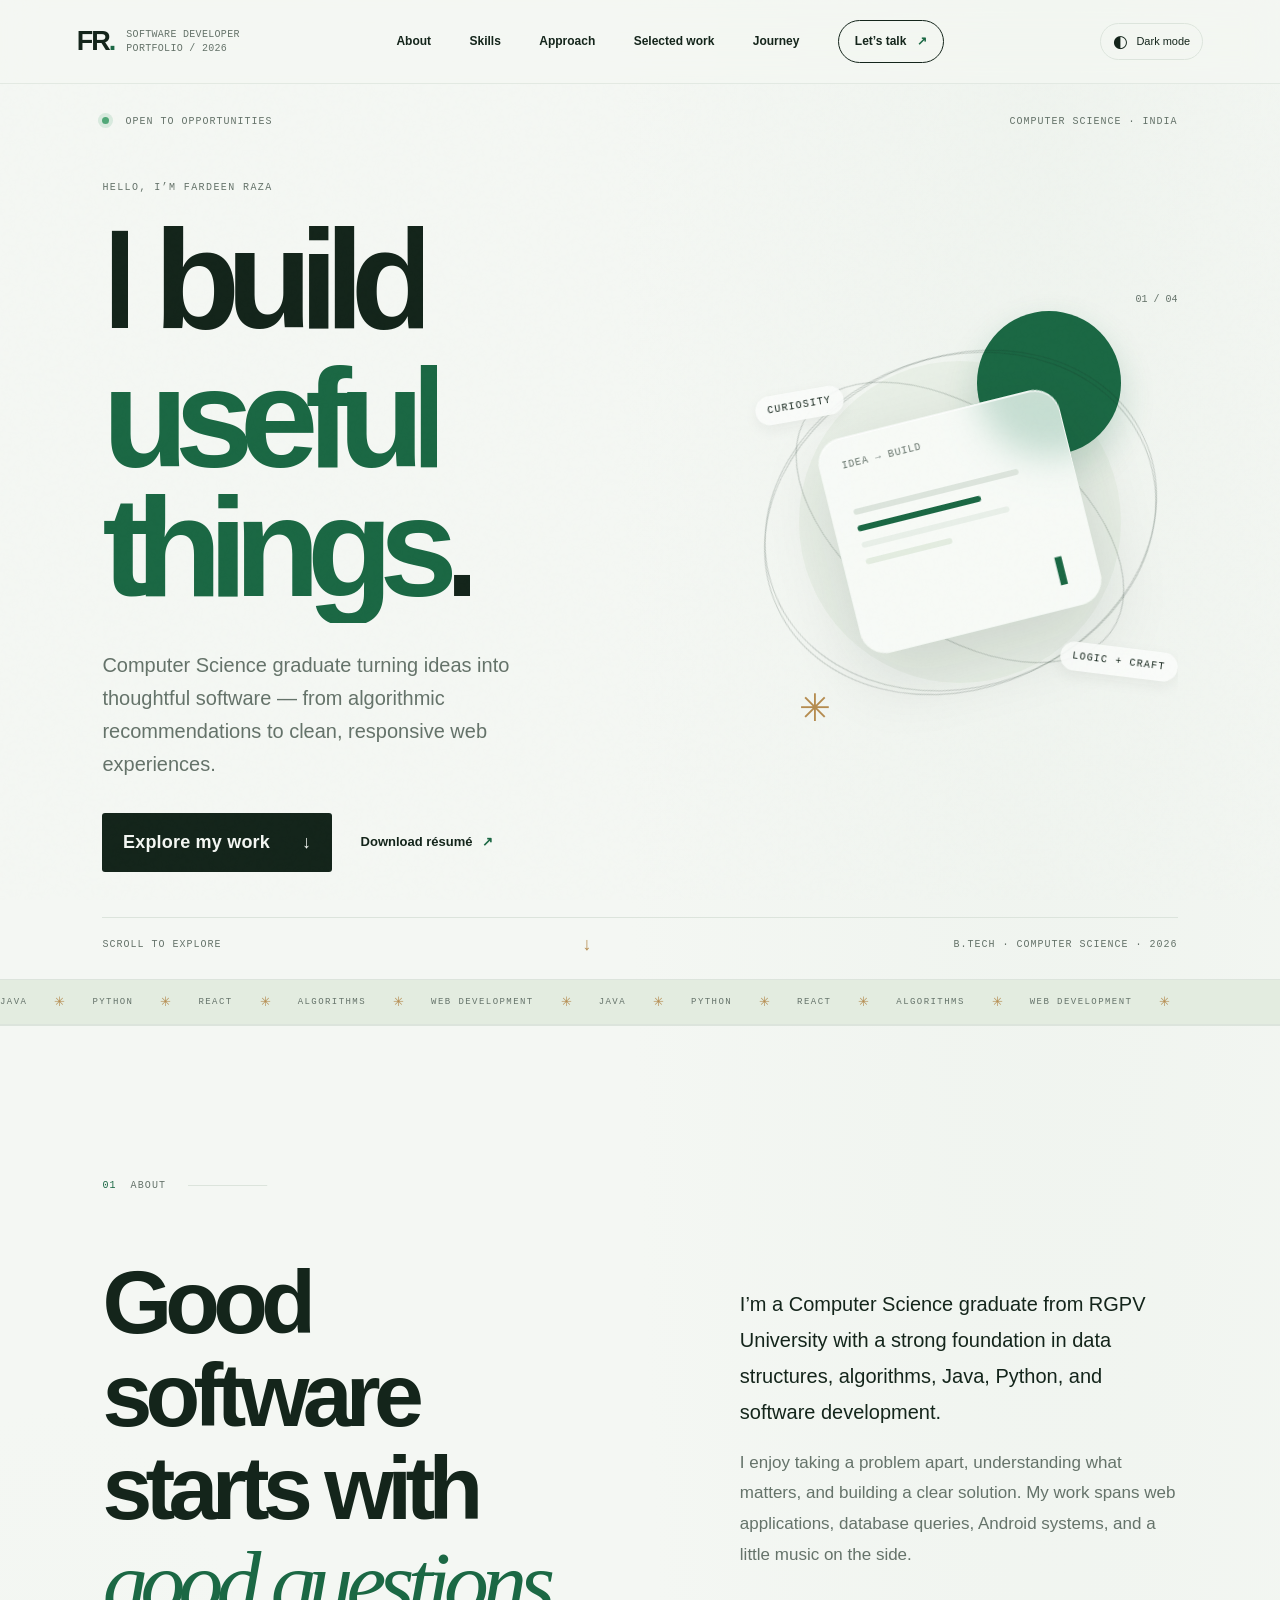
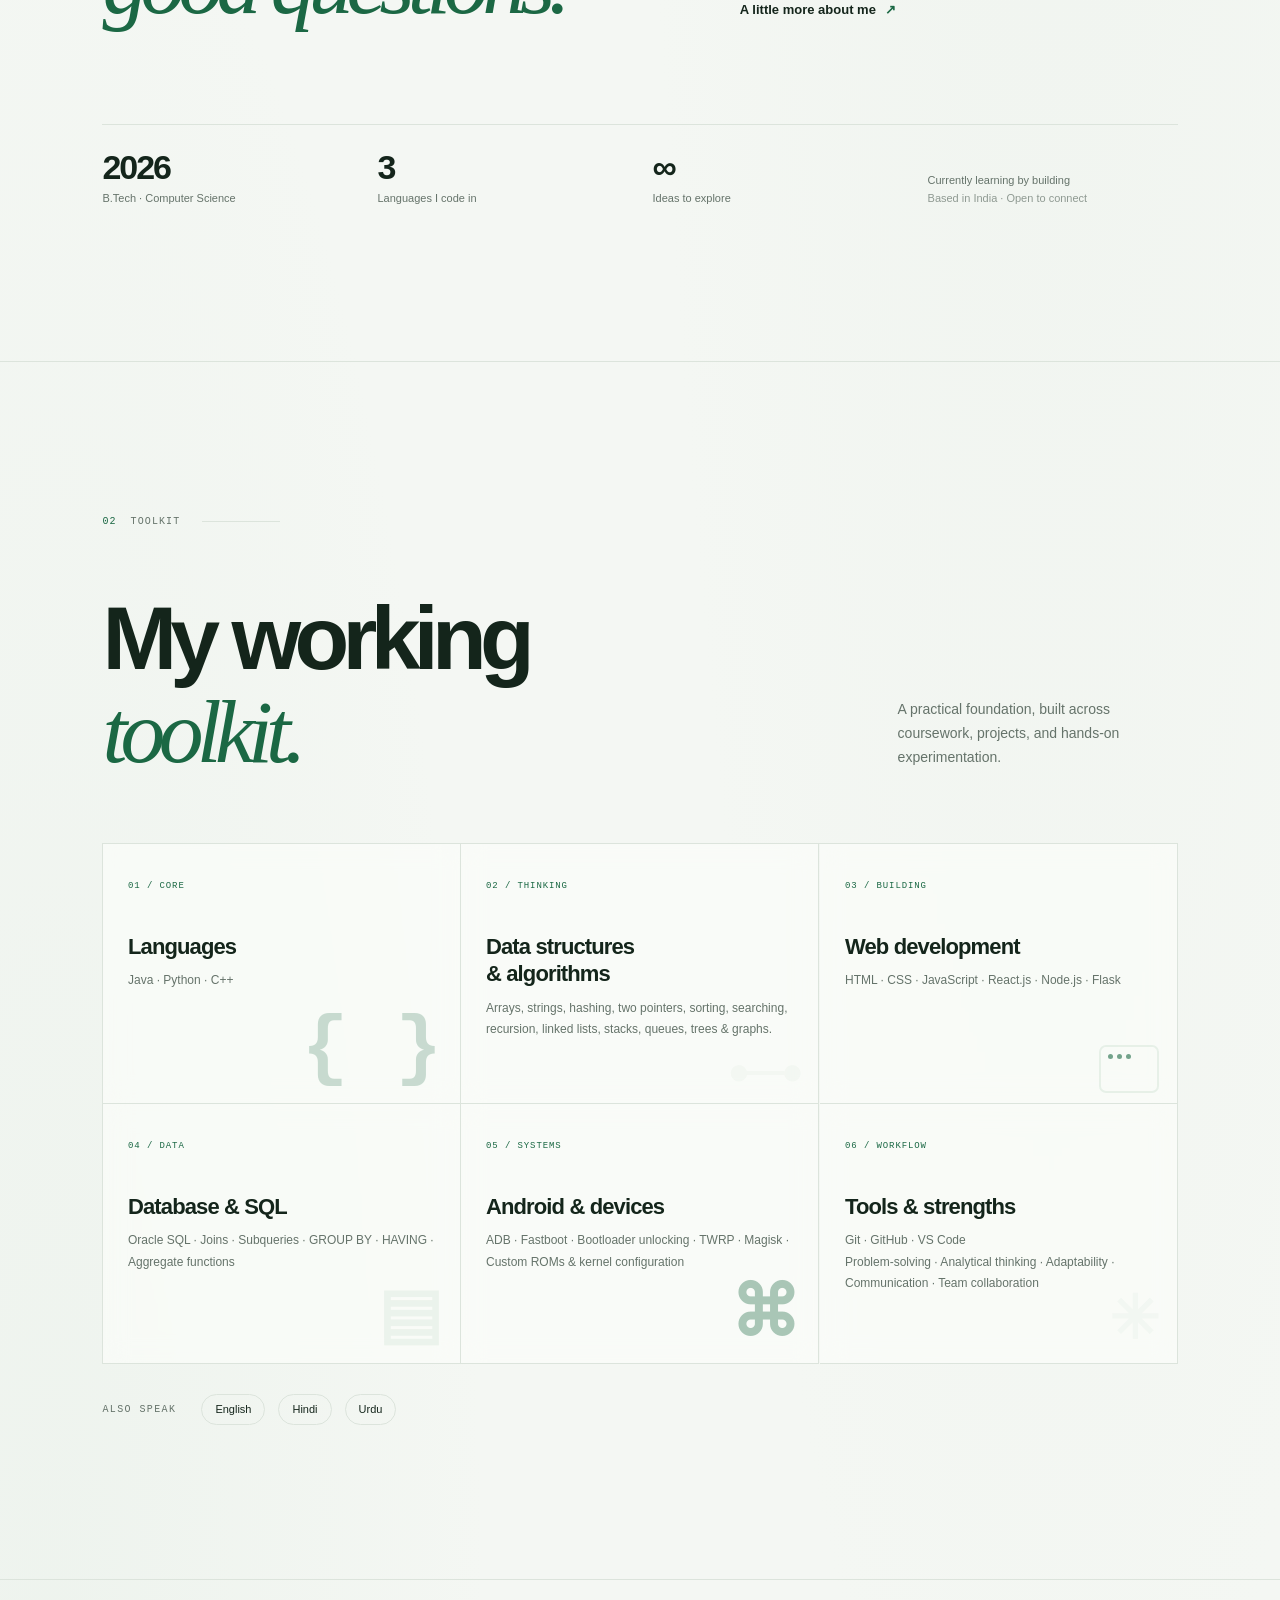
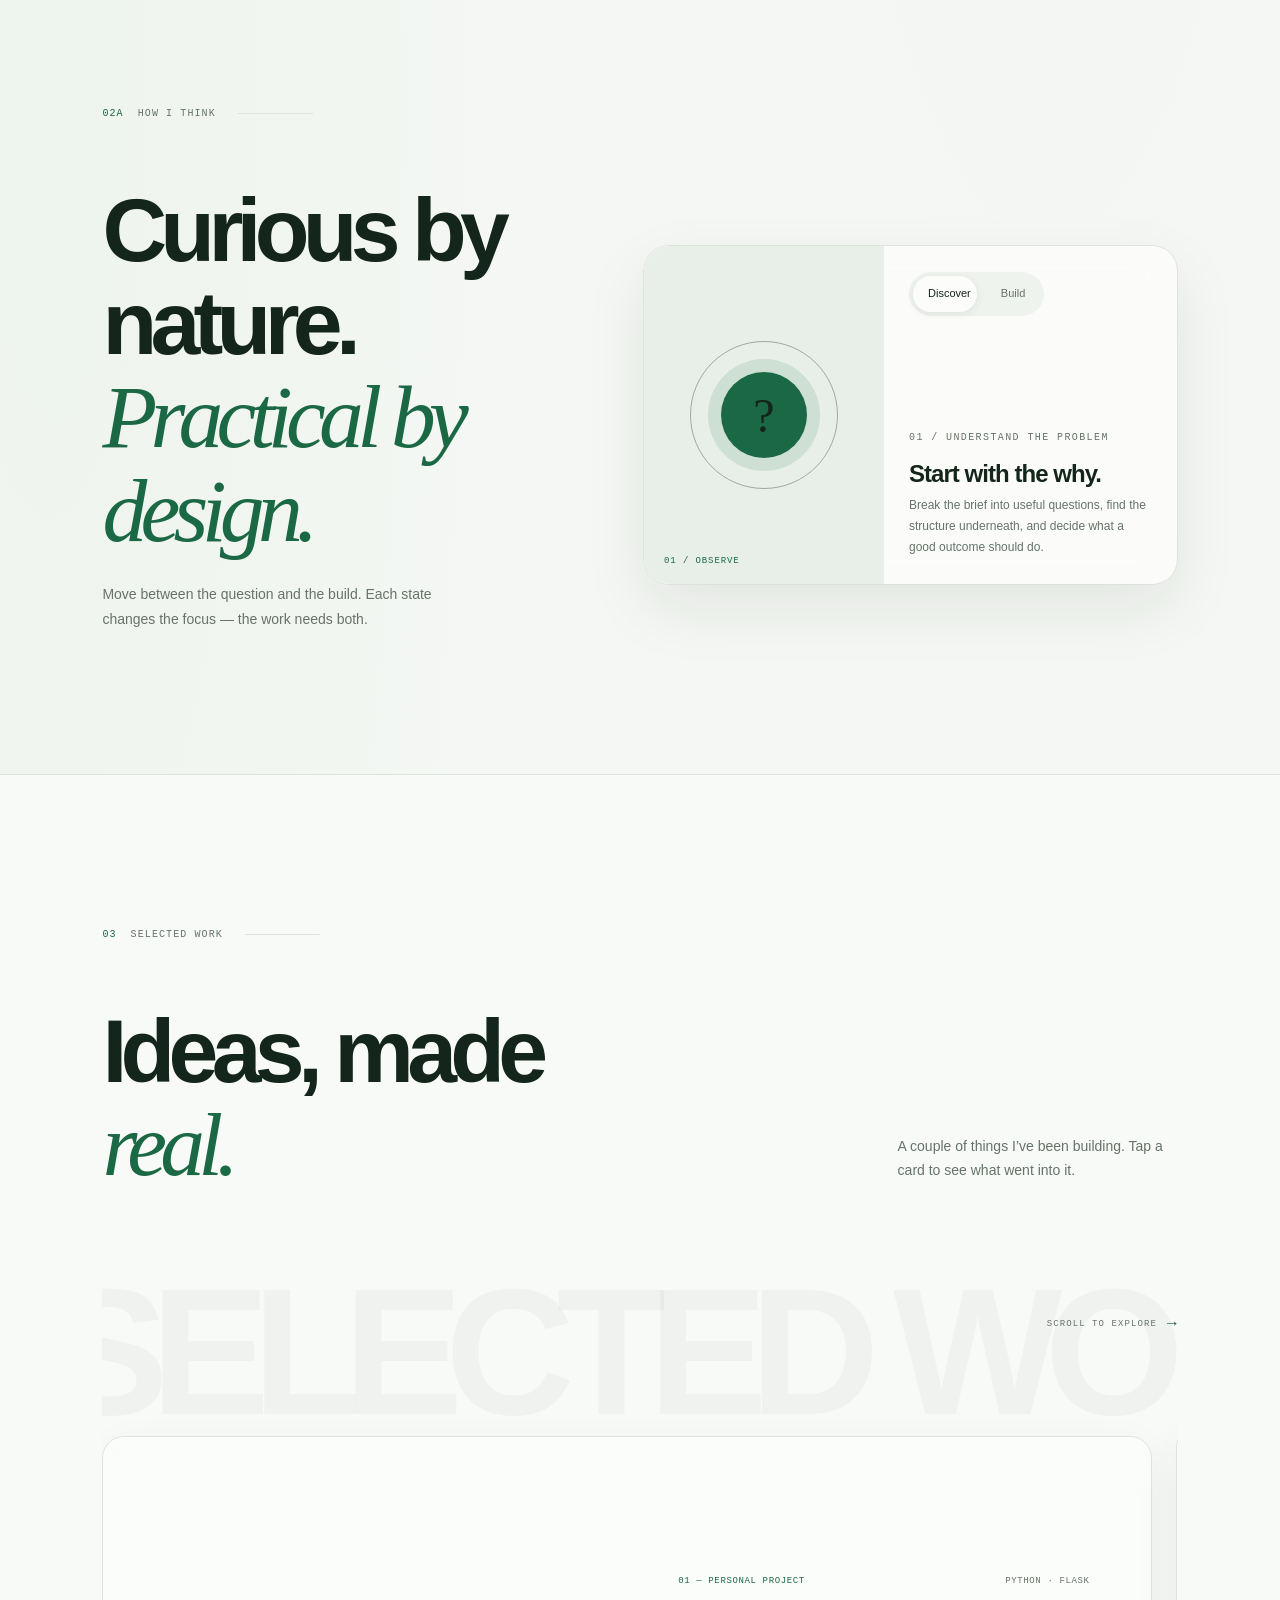
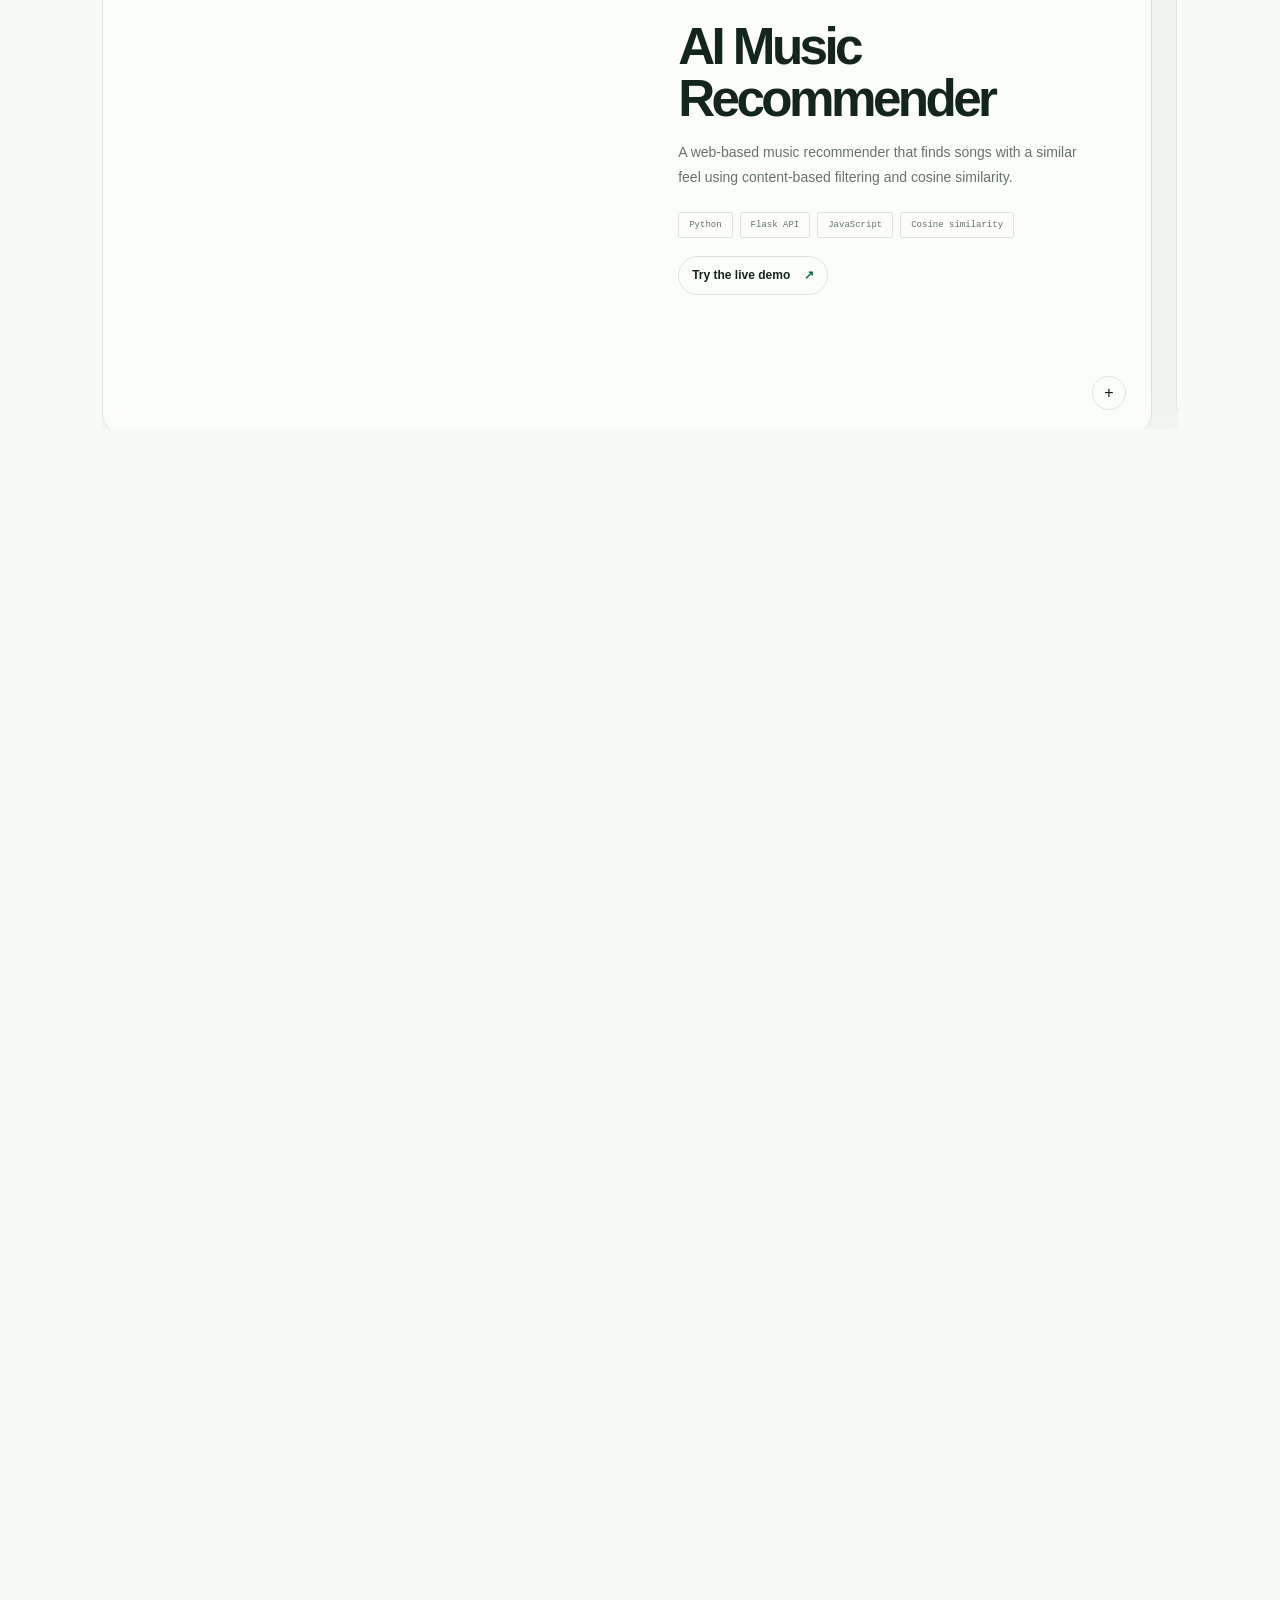
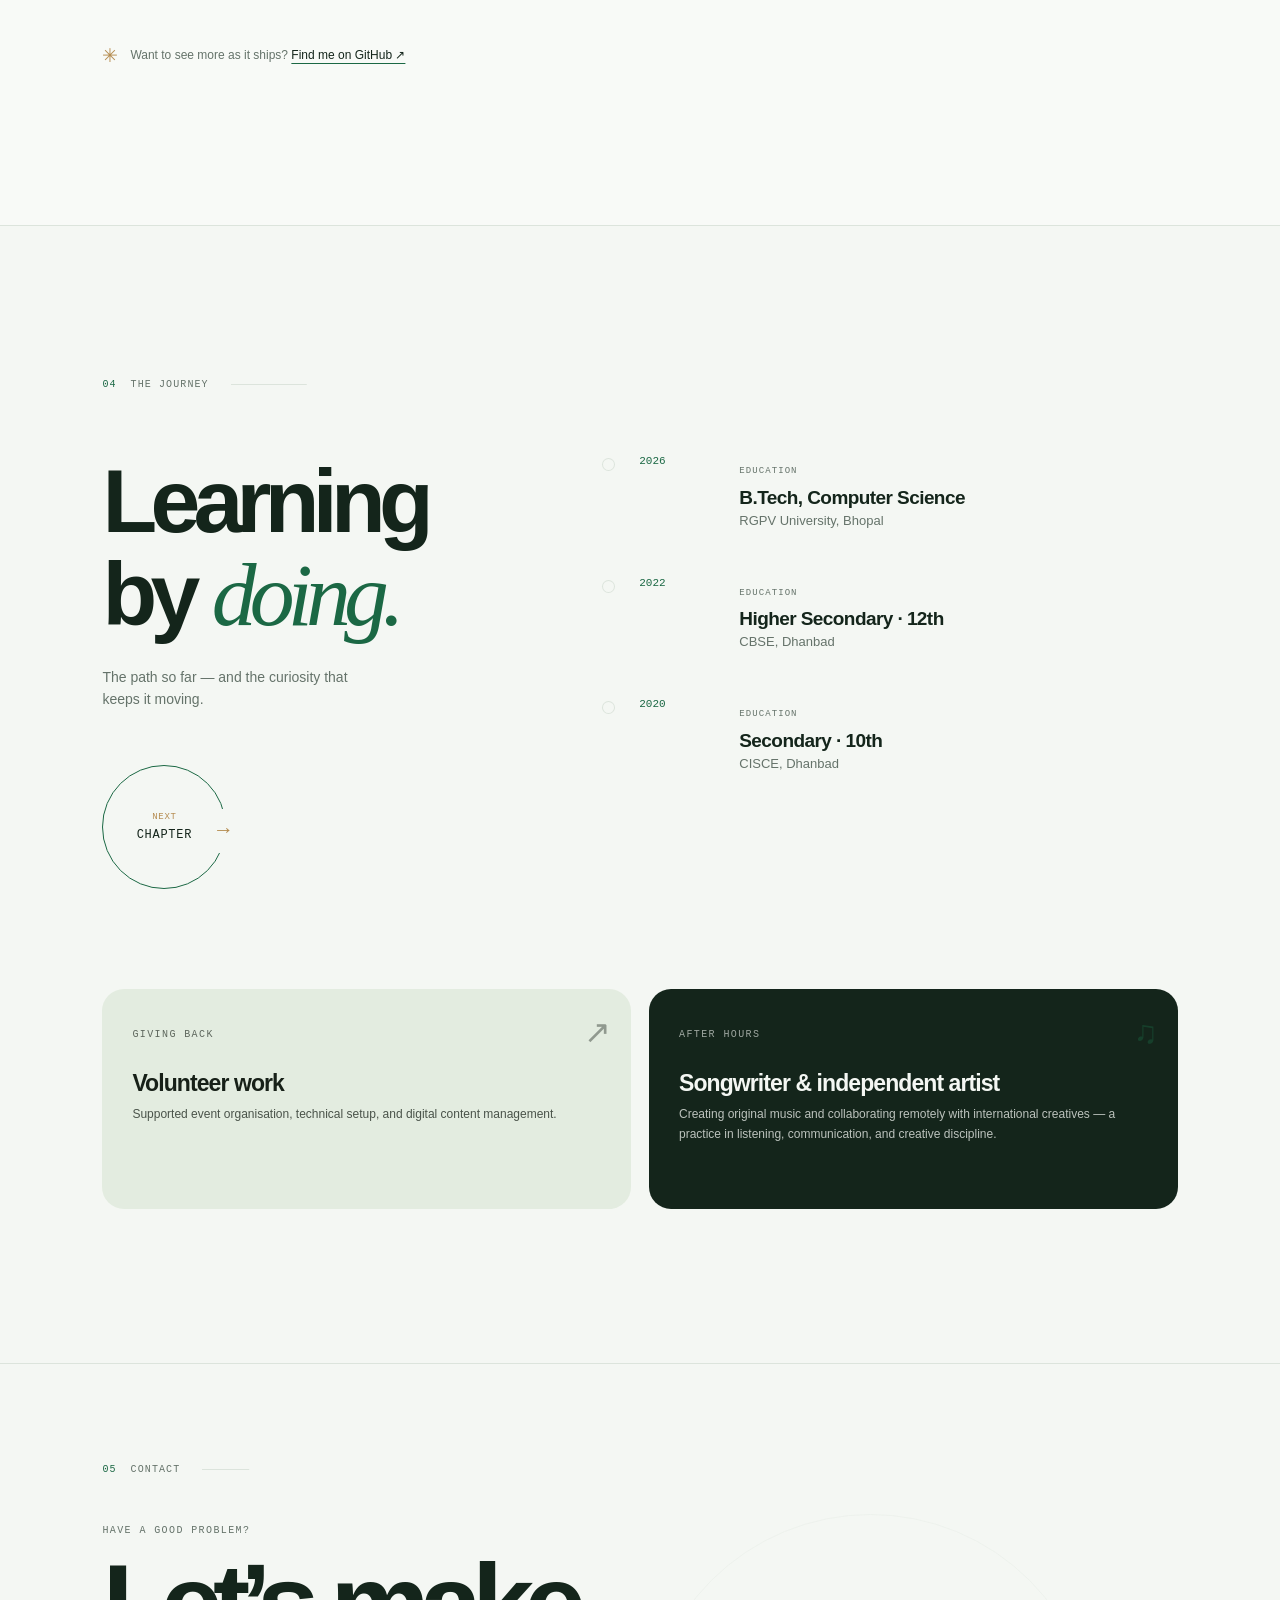
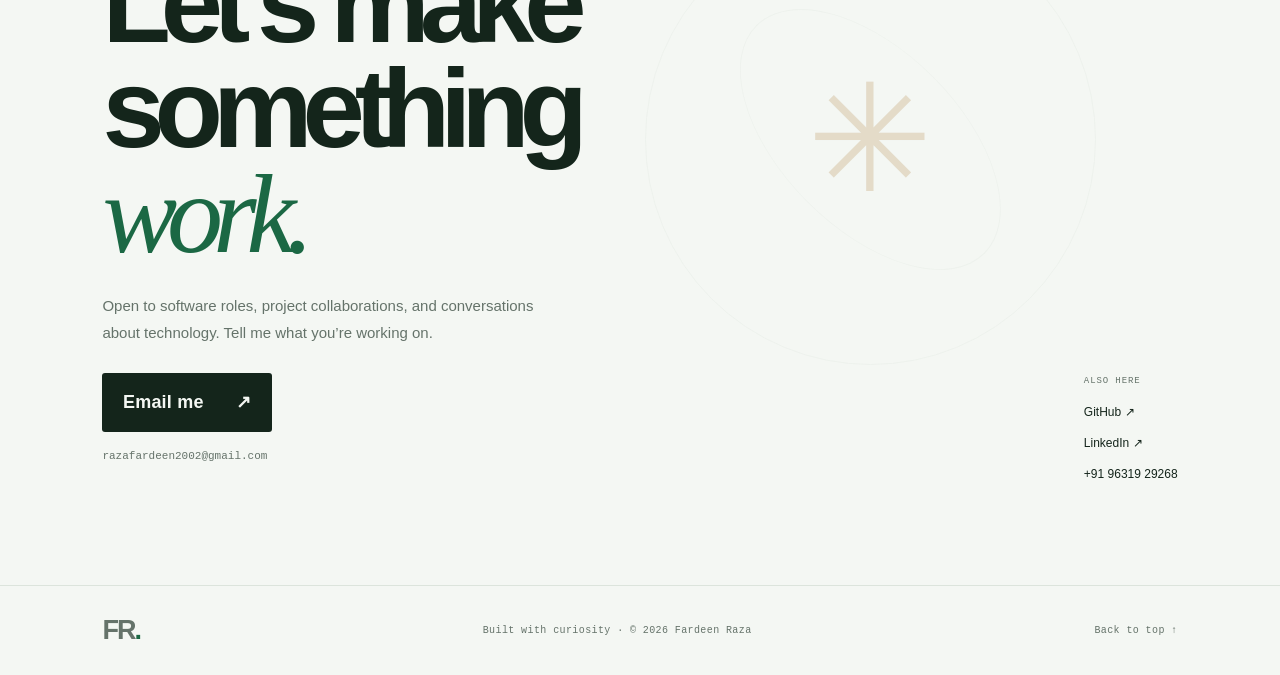
<file: index.html>
<!doctype html>
<html lang="en" data-theme="light">
<head>
  <meta charset="utf-8">
  <meta name="viewport" content="width=device-width, initial-scale=1">
  <meta name="theme-color" content="#f4f7f3">
  <meta name="description" content="Fardeen Raza — Computer Science graduate building thoughtful software, web experiences, and algorithmic tools.">
  <title>Fardeen Raza — Software Developer</title>
  <link rel="icon" href="favicon.svg" type="image/svg+xml">
  <link rel="stylesheet" href="styles.css">
  <script defer src="script.js"></script>
</head>
<body>
  <a class="skip-link" href="#main">Skip to content</a>
  <div class="scroll-progress" aria-hidden="true"><span id="progress-bar"></span></div>
  <header class="site-header" id="top">
    <a class="brand" href="#top" aria-label="Fardeen Raza, home"><span class="brand-mark">FR<span>.</span></span><span class="brand-caption">Software developer<br>Portfolio / 2026</span></a>
    <nav class="main-nav" id="main-nav" aria-label="Main navigation">
      <a href="#about">About</a><a href="#skills">Skills</a><a href="#approach">Approach</a><a href="#work">Selected work</a><a href="#journey">Journey</a>
      <a class="nav-contact" href="#contact">Let’s talk <span aria-hidden="true">↗</span></a>
    </nav>
    <div class="header-actions">
      <button class="theme-toggle" id="theme-toggle" type="button" aria-label="Switch to dark theme" title="Toggle colour theme"><span class="theme-icon" aria-hidden="true">◐</span><span class="theme-label">Dark mode</span></button>
      <button class="menu-toggle" id="menu-toggle" type="button" aria-expanded="false" aria-controls="main-nav" aria-label="Open navigation"><span></span><span></span></button>
    </div>
  </header>

  <main id="main">
    <section class="hero section-wrap" aria-labelledby="hero-title">
      <div class="hero-topline"><span><i class="status-dot"></i> OPEN TO OPPORTUNITIES</span><span>COMPUTER SCIENCE · INDIA</span></div>
      <div class="hero-content">
        <div class="hero-copy">
          <p class="eyebrow reveal">Hello, I’m Fardeen Raza</p>
          <h1 id="hero-title" class="hero-title"><span class="title-line hero-line"><span class="word-mask"><span class="hero-word">I</span></span> <span class="word-mask"><span class="hero-word">build</span></span></span><span class="title-line title-accent hero-line"><span class="word-mask"><span class="hero-word">useful</span></span> <span class="word-mask"><span class="hero-word">things<span class="title-period">.</span></span></span></span></h1>
          <p class="hero-summary reveal">Computer Science graduate turning ideas into thoughtful software — from algorithmic recommendations to clean, responsive web experiences.</p>
          <div class="hero-ctas reveal"><a class="button button-dark magnetic-button" href="#work"><span class="button-copy">Explore my work</span><span aria-hidden="true">↓</span></a><a class="text-link" href="Fardeen-Raza-Resume.pdf" download>Download résumé <span aria-hidden="true">↗</span></a></div>
        </div>
        <div class="hero-art is-curtained" aria-label="Abstract illustration of a software idea becoming a working system" role="img">
          <div class="orbit orbit-one"></div><div class="orbit orbit-two"></div><div class="orbit orbit-three"></div>
          <div class="art-sun"></div><div class="art-card"><span class="code-label">IDEA → BUILD</span><div class="code-lines"><i></i><i></i><i></i><i></i></div><span class="art-cursor">▍</span></div>
          <span class="art-note note-a">curiosity</span><span class="art-note note-b">logic + craft</span><span class="art-star">✳</span>
          <span class="art-index">01 / 04</span>
        </div>
      </div>
      <div class="hero-bottom"><span>SCROLL TO EXPLORE</span><span class="scroll-cue" aria-hidden="true">↓</span><span class="hero-year">B.TECH · COMPUTER SCIENCE · 2026</span></div>
    </section>

    <div class="skill-marquee" aria-label="Java, Python, C plus plus, React, algorithms, and web development">
      <div class="marquee-track" aria-hidden="true">
        <span>JAVA</span><i>✳</i><span>PYTHON</span><i>✳</i><span>REACT</span><i>✳</i><span>ALGORITHMS</span><i>✳</i><span>WEB DEVELOPMENT</span><i>✳</i><span>JAVA</span><i>✳</i><span>PYTHON</span><i>✳</i><span>REACT</span><i>✳</i><span>ALGORITHMS</span><i>✳</i><span>WEB DEVELOPMENT</span><i>✳</i>
      </div>
    </div>

    <section class="intro section-wrap" id="about" aria-labelledby="about-title">
      <div class="section-label reveal"><span>01</span><span>ABOUT</span><span class="label-rule"></span></div>
      <div class="intro-grid">
        <h2 class="display-heading reveal" id="about-title">Good software<br>starts with <em>good questions.</em></h2>
        <div class="intro-body reveal"><p>I’m a Computer Science graduate from RGPV University with a strong foundation in data structures, algorithms, Java, Python, and software development.</p><p>I enjoy taking a problem apart, understanding what matters, and building a clear solution. My work spans web applications, database queries, Android systems, and a little music on the side.</p><a class="inline-link" href="mailto:razafardeen2002@gmail.com">A little more about me <span aria-hidden="true">↗</span></a></div>
      </div>
      <div class="quick-facts reveal"><div><span class="fact-value">2026</span><span class="fact-label">B.Tech · Computer Science</span></div><div><span class="fact-value">3</span><span class="fact-label">Languages I code in</span></div><div><span class="fact-value">∞</span><span class="fact-label">Ideas to explore</span></div><div class="fact-note">Currently learning by building<br><span>Based in India · Open to connect</span></div></div>
    </section>

    <section class="skills section-wrap" id="skills" aria-labelledby="skills-title">
      <div class="section-label reveal"><span>02</span><span>TOOLKIT</span><span class="label-rule"></span></div>
      <div class="section-heading-row"><h2 class="display-heading reveal" id="skills-title">My working<br><em>toolkit.</em></h2><p class="section-aside reveal">A practical foundation, built across coursework, projects, and hands-on experimentation.</p></div>
      <div class="skill-grid">
        <article class="skill-card reveal"><span class="skill-number">01 / CORE</span><h3>Languages</h3><p>Java · Python · C++</p><div class="skill-decoration deco-code" aria-hidden="true">{ }</div></article>
        <article class="skill-card reveal"><span class="skill-number">02 / THINKING</span><h3>Data structures<br>& algorithms</h3><p>Arrays, strings, hashing, two pointers, sorting, searching, recursion, linked lists, stacks, queues, trees & graphs.</p><div class="skill-decoration deco-node" aria-hidden="true">●—●</div></article>
        <article class="skill-card reveal"><span class="skill-number">03 / BUILDING</span><h3>Web development</h3><p>HTML · CSS · JavaScript · React.js · Node.js · Flask</p><div class="skill-decoration deco-window" aria-hidden="true"><i></i><i></i><i></i></div></article>
        <article class="skill-card reveal"><span class="skill-number">04 / DATA</span><h3>Database & SQL</h3><p>Oracle SQL · Joins · Subqueries · GROUP BY · HAVING · Aggregate functions</p><div class="skill-decoration deco-db" aria-hidden="true">▤</div></article>
        <article class="skill-card reveal"><span class="skill-number">05 / SYSTEMS</span><h3>Android & devices</h3><p>ADB · Fastboot · Bootloader unlocking · TWRP · Magisk · Custom ROMs & kernel configuration</p><div class="skill-decoration deco-sys" aria-hidden="true">⌘</div></article>
        <article class="skill-card skill-card-tools reveal"><span class="skill-number">06 / WORKFLOW</span><h3>Tools & strengths</h3><p>Git · GitHub · VS Code<br>Problem-solving · Analytical thinking · Adaptability · Communication · Team collaboration</p><div class="skill-decoration deco-plus" aria-hidden="true">✳</div></article>
      </div>
      <div class="language-line reveal"><span class="mono-label">ALSO SPEAK</span><span>English</span><span>Hindi</span><span>Urdu</span></div>
    </section>

    <section class="state-section section-wrap" id="approach" aria-labelledby="approach-title">
      <div class="section-label reveal"><span>02A</span><span>HOW I THINK</span><span class="label-rule"></span></div>
      <div class="state-layout">
        <div><h2 class="display-heading reveal" id="approach-title">Curious by nature.<br><em>Practical by design.</em></h2><p class="state-intro reveal">Move between the question and the build. Each state changes the focus — the work needs both.</p></div>
        <div class="state-card reveal" id="state-switcher" data-state="discover">
          <div class="state-visuals" aria-hidden="true"><div class="state-visual state-visual-discover"><span class="state-orbit"></span><span class="state-center">?</span><i>01 / OBSERVE</i></div><div class="state-visual state-visual-build"><span class="state-build-window"><b>if (idea)</b><b>→ solution</b><b class="state-check">✓</b></span><i>02 / MAKE</i></div></div>
          <div class="state-copy"><div class="state-tabs" role="tablist" aria-label="Ways of working"><span class="state-pill" aria-hidden="true"></span><button type="button" role="tab" aria-selected="true" data-state-button="discover">Discover</button><button type="button" role="tab" aria-selected="false" data-state-button="build">Build</button></div><div class="state-description" aria-live="polite"><div data-state-copy="discover"><span class="mono-label">01 / UNDERSTAND THE PROBLEM</span><h3>Start with the why.</h3><p>Break the brief into useful questions, find the structure underneath, and decide what a good outcome should do.</p></div><div data-state-copy="build"><span class="mono-label">02 / MAKE IT REAL</span><h3>Make the logic tangible.</h3><p>Turn the idea into a working interface or system, then refine the details until it feels clear and useful.</p></div></div></div>
        </div>
      </div>
    </section>

    <section class="work section-wrap" id="work" aria-labelledby="work-title">
      <div class="section-label reveal"><span>03</span><span>SELECTED WORK</span><span class="label-rule"></span></div>
      <div class="section-heading-row work-heading"><h2 class="display-heading reveal" id="work-title">Ideas, made<br><em>real.</em></h2><p class="section-aside reveal">A couple of things I’ve been building. Tap a card to see what went into it.</p></div>
      <div class="showcase-pin" id="showcase-pin"><div class="showcase-sticky"><div class="showcase-backdrop" aria-hidden="true">SELECTED WORK</div><div class="showcase-hint mono-label">SCROLL TO EXPLORE <span>→</span></div>
      <div class="project-list">
        <article class="project project-music reveal" tabindex="0" aria-expanded="false" data-speed="0.65">
          <div class="project-visual music-visual"><div class="music-orb orb-one"></div><div class="music-orb orb-two"></div><div class="music-orb orb-three"></div><div class="vinyl"><div class="vinyl-center">♪</div></div><span class="visual-caption">A better next song.</span><span class="visual-code">SIMILARITY / 0.92</span></div>
          <div class="project-info"><div class="project-meta"><span>01 — PERSONAL PROJECT</span><span>PYTHON · FLASK</span></div><h3>AI Music<br>Recommender</h3><p>A web-based music recommender that finds songs with a similar feel using content-based filtering and cosine similarity.</p><div class="project-tags"><span>Python</span><span>Flask API</span><span>JavaScript</span><span>Cosine similarity</span></div><a href="https://ai-music-recommender-seven.vercel.app" target="_blank" rel="noopener noreferrer" class="inline-link project-demo">Try the live demo <span aria-hidden="true">↗</span></a><div class="project-extra"><p>I built feature normalization, fuzzy song matching, and mood- and genre-based ranking on a CSV dataset. The frontend shows match scores, recommendation explanations, and streaming links.</p><a href="https://github.com/razacodes-any" target="_blank" rel="noopener noreferrer" class="inline-link">Explore my GitHub <span aria-hidden="true">↗</span></a></div><button class="project-open" type="button" aria-label="Expand AI Music Recommender details"><span>+</span></button></div>
        </article>
        <article class="project project-asa reveal" tabindex="0" aria-expanded="false" data-speed="1.25">
          <div class="project-visual asa-visual"><div class="browser-window"><div class="browser-top"><span></span><span></span><span></span><i>asa / company site</i></div><div class="browser-body"><div class="browser-nav"><b>ASA.</b><span>ABOUT　 SERVICES　 CONTACT</span></div><div class="browser-title">Built for<br><em>what’s next.</em></div><div class="browser-bar"></div><div class="browser-dot"></div></div></div><span class="visual-caption">In progress · 2026</span></div>
          <div class="project-info"><div class="project-meta"><span>02 — IN PROGRESS</span><span>REACT.JS · UI</span></div><h3>ASA Company<br>Website</h3><p>A responsive company website taking shape with reusable React components and a clear, structured layout.</p><div class="project-tags"><span>React.js</span><span>JavaScript</span><span>HTML</span><span>CSS</span></div><div class="project-extra"><p>Currently developing interactive UI elements and refining the page structure around business requirements.</p><a href="mailto:razafardeen2002@gmail.com?subject=ASA%20Company%20Website" class="inline-link">Ask me about this project <span aria-hidden="true">↗</span></a></div><button class="project-open" type="button" aria-label="Expand ASA Company Website details"><span>+</span></button></div>
        </article>
      </div>
      </div></div>
      <div class="work-footnote reveal"><span class="tiny-star">✳</span><span>Want to see more as it ships? <a href="https://github.com/razacodes-any" target="_blank" rel="noopener noreferrer">Find me on GitHub ↗</a></span></div>
    </section>

    <section class="journey section-wrap" id="journey" aria-labelledby="journey-title">
      <div class="section-label reveal"><span>04</span><span>THE JOURNEY</span><span class="label-rule"></span></div>
      <div class="journey-grid"><div class="journey-intro"><h2 class="display-heading reveal" id="journey-title">Learning<br>by <em>doing.</em></h2><p class="reveal">The path so far — and the curiosity that keeps it moving.</p><div class="journey-stamp reveal">NEXT<br><span>CHAPTER</span><b>→</b></div></div>
        <div class="timeline">
          <svg class="timeline-path" viewBox="0 0 20 1000" preserveAspectRatio="none" aria-hidden="true"><path d="M10 0 V1000" pathLength="1000"/></svg>
          <article class="timeline-item reveal"><span class="timeline-year">2026</span><span class="timeline-dot"></span><div><span class="timeline-type">EDUCATION</span><h3>B.Tech, Computer Science</h3><p>RGPV University, Bhopal</p></div></article>
          <article class="timeline-item reveal"><span class="timeline-year">2022</span><span class="timeline-dot"></span><div><span class="timeline-type">EDUCATION</span><h3>Higher Secondary · 12th</h3><p>CBSE, Dhanbad</p></div></article>
          <article class="timeline-item reveal"><span class="timeline-year">2020</span><span class="timeline-dot"></span><div><span class="timeline-type">EDUCATION</span><h3>Secondary · 10th</h3><p>CISCE, Dhanbad</p></div></article>
        </div>
      </div>
      <div class="beyond-grid"><article class="beyond-card reveal"><span class="beyond-symbol">↗</span><span class="mono-label">GIVING BACK</span><h3>Volunteer work</h3><p>Supported event organisation, technical setup, and digital content management.</p></article><article class="beyond-card beyond-music reveal"><span class="beyond-symbol">♫</span><span class="mono-label">AFTER HOURS</span><h3>Songwriter & independent artist</h3><p>Creating original music and collaborating remotely with international creatives — a practice in listening, communication, and creative discipline.</p></article></div>
    </section>

    <section class="contact section-wrap" id="contact" aria-labelledby="contact-title">
      <div class="contact-art" aria-hidden="true"><div class="contact-ring ring-a"></div><div class="contact-ring ring-b"></div><span>✳</span></div>
      <div class="contact-content"><div class="section-label reveal"><span>05</span><span>CONTACT</span><span class="label-rule"></span></div><p class="eyebrow reveal">Have a good problem?</p><h2 class="contact-title reveal" id="contact-title">Let’s make<br>something <em>work.</em></h2><p class="contact-copy reveal">Open to software roles, project collaborations, and conversations about technology. Tell me what you’re working on.</p><a class="button button-dark magnetic-button contact-button reveal" href="mailto:razafardeen2002@gmail.com?subject=Hello%20Fardeen"><span class="button-copy">Email me</span><span aria-hidden="true">↗</span></a><button class="copy-email reveal" id="copy-email" type="button" data-email="razafardeen2002@gmail.com"><span>razafardeen2002@gmail.com</span><span class="copy-label">Copy email</span></button><p class="copy-feedback" id="copy-feedback" aria-live="polite"></p></div>
      <div class="contact-side reveal"><span>ALSO HERE</span><a href="https://github.com/razacodes-any" target="_blank" rel="noopener noreferrer">GitHub ↗</a><a href="https://linkedin.com/in/fardeen-raza-b2476437a" target="_blank" rel="noopener noreferrer">LinkedIn ↗</a><a href="tel:+919631929268">+91 96319 29268</a></div>
    </section>
  </main>

  <footer class="site-footer section-wrap"><a class="footer-mark" href="#top">FR<span>.</span></a><span>Built with curiosity · © <span id="year"></span> Fardeen Raza</span><a href="#top">Back to top ↑</a></footer>
</body>
</html>
</file>
<file: styles.css>
:root{color-scheme:light;--bg:#f8f8f4;--surface:#fff;--ink:#172018;--muted:#6c736a;--line:#dfe2d9;--lime:#c8f36b;--coral:#3559e8;--lav:#d9d3ff;--blue:#a8d8f0;--shadow:0 24px 70px rgba(24,35,24,.09);--sans:'DM Sans',Arial,sans-serif;--display:'Manrope','DM Sans',sans-serif;--mono:'DM Mono',monospace;--ease:cubic-bezier(.2,.75,.25,1)}
html[data-theme="dark"]{color-scheme:dark;--bg:#151a16;--surface:#202720;--ink:#f2f4ec;--muted:#b0b8ae;--line:#39423a;--lime:#c8f36b;--coral:#ff8973;--lav:#645c8f;--blue:#42657a;--shadow:0 24px 70px rgba(0,0,0,.25)}
*{box-sizing:border-box}html{scroll-behavior:smooth;scroll-padding-top:96px}body{margin:0;background:var(--bg);color:var(--ink);font-family:var(--sans);font-size:16px;line-height:1.6;overflow-x:hidden;transition:background .35s,color .35s}body:after{content:"";position:fixed;inset:0;pointer-events:none;opacity:.12;z-index:10;background-image:url("data:image/svg+xml,%3Csvg viewBox='0 0 180 180' xmlns='http://www.w3.org/2000/svg'%3E%3Cfilter id='n'%3E%3CfeTurbulence type='fractalNoise' baseFrequency='.85' numOctaves='3' stitchTiles='stitch'/%3E%3C/filter%3E%3Crect width='100%25' height='100%25' filter='url(%23n)' opacity='.12'/%3E%3C/svg%3E")}a{color:inherit;text-decoration:none}button{font:inherit;color:inherit}::selection{background:var(--lime);color:#172018}.skip-link{position:absolute;left:12px;top:-60px;background:var(--ink);color:var(--bg);padding:10px 15px;z-index:100}.skip-link:focus{top:12px}.scroll-progress{position:fixed;z-index:60;top:0;left:0;width:100%;height:3px;background:transparent}.scroll-progress span{display:block;height:100%;width:0;background:var(--coral);transform-origin:left}
.site-header{height:84px;position:sticky;top:0;z-index:50;display:flex;align-items:center;justify-content:space-between;padding:0 clamp(22px,6vw,100px);background:color-mix(in srgb,var(--bg) 90%,transparent);backdrop-filter:blur(18px);border-bottom:1px solid var(--line)}.brand{display:flex;align-items:center;gap:12px}.brand-mark,.footer-mark{font:800 27px/.9 var(--display);letter-spacing:-2px}.brand-mark span,.footer-mark span{color:var(--coral)}.brand-caption{font:10px/1.4 var(--mono);text-transform:uppercase;letter-spacing:.03em;color:var(--muted)}.main-nav{display:flex;align-items:center;gap:clamp(18px,3vw,42px);font-size:12px;font-weight:600}.main-nav a{transition:color .2s}.main-nav a:hover,.text-link:hover,.inline-link:hover{color:var(--coral)}.main-nav .nav-contact{padding:11px 16px;border:1px solid var(--ink);border-radius:100px}.nav-contact span{padding-left:7px;color:var(--coral)}.header-actions{display:flex;align-items:center;gap:14px}.theme-toggle{display:flex;align-items:center;gap:8px;border:1px solid var(--line);border-radius:40px;background:transparent;padding:9px 12px;font-size:11px;cursor:pointer;transition:.2s}.theme-toggle:hover{border-color:var(--ink)}.theme-icon{font-size:17px;line-height:1}.menu-toggle{display:none;border:0;background:transparent;padding:8px;cursor:pointer}.menu-toggle span{display:block;width:22px;height:1px;background:var(--ink);margin:5px}
.section-wrap{padding-left:clamp(24px,8vw,132px);padding-right:clamp(24px,8vw,132px)}.hero{min-height:calc(100svh - 84px);position:relative;padding-top:32px;padding-bottom:24px;display:flex;flex-direction:column;justify-content:space-between}.hero-topline,.hero-bottom{display:flex;justify-content:space-between;align-items:center;font:10px var(--mono);letter-spacing:.1em;color:var(--muted)}.status-dot{width:7px;height:7px;display:inline-block;border-radius:50%;background:#63be82;margin-right:9px;box-shadow:0 0 0 4px color-mix(in srgb,#63be82 17%,transparent)}.hero-content{display:grid;grid-template-columns:1.15fr .85fr;align-items:center;gap:4vw;margin:auto 0}.hero-copy{padding:45px 0}.eyebrow,.mono-label{font:10px var(--mono);text-transform:uppercase;letter-spacing:.14em;color:var(--muted)}.hero-title{font:800 clamp(70px,11vw,158px)/.91 var(--display);letter-spacing:-.095em;margin:23px 0 26px}.title-line{display:block}.title-accent{color:var(--coral)}.title-period{color:var(--ink)}.hero-summary{max-width:470px;font-size:clamp(16px,1.6vw,20px);line-height:1.65;color:var(--muted);margin:0}.hero-ctas{display:flex;align-items:center;gap:28px;margin-top:32px}.button{display:inline-flex;align-items:center;gap:32px;padding:15px 21px;border-radius:100px;font-weight:600;font-size:13px;transition:transform .25s var(--ease),background .25s,color .25s}.button:hover{transform:translateY(-3px)}.button-dark{background:var(--ink);color:var(--bg)}.button-dark:hover{background:var(--coral);color:#172018}.button span{font-size:18px}.text-link,.inline-link{font-size:13px;font-weight:600;transition:color .2s}.text-link span,.inline-link span{color:var(--coral);margin-left:6px}.hero-art{height:min(60vw,570px);min-height:350px;position:relative;display:grid;place-items:center;isolation:isolate}.hero-art:before{content:"";position:absolute;width:74%;aspect-ratio:1;border-radius:50%;background:var(--lime);z-index:-2;opacity:.75}.orbit{position:absolute;border:1px solid color-mix(in srgb,var(--ink) 25%,transparent);border-radius:50%;aspect-ratio:1;transform:rotate(-25deg)}.orbit-one{width:93%;height:58%;}.orbit-two{width:86%;height:38%;transform:rotate(36deg)}.orbit-three{width:76%;height:70%;transform:rotate(70deg)}.art-sun{width:33%;aspect-ratio:1;border-radius:50%;background:var(--coral);position:absolute;top:13%;right:13%;z-index:-1;box-shadow:0 15px 35px color-mix(in srgb,var(--coral) 20%,transparent)}.art-card{width:57%;aspect-ratio:1.12;border-radius:20px;background:var(--surface);box-shadow:var(--shadow);transform:rotate(-7deg);padding:22px;position:relative;display:flex;flex-direction:column;justify-content:space-between;border:1px solid color-mix(in srgb,var(--line) 60%,transparent);animation:float 6s ease-in-out infinite}.code-label{font:10px var(--mono);color:var(--muted);letter-spacing:.08em}.code-lines{display:grid;gap:11px}.code-lines i{height:6px;border-radius:20px;background:var(--line);width:84%}.code-lines i:nth-child(2){width:63%;background:var(--coral)}.code-lines i:nth-child(3){width:75%;background:var(--lav)}.code-lines i:nth-child(4){width:44%;background:var(--lime)}.art-cursor{font:24px var(--mono);color:var(--coral);align-self:flex-end}.art-note{position:absolute;font:10px var(--mono);text-transform:uppercase;letter-spacing:.12em;padding:9px 12px;background:var(--surface);border-radius:50px;box-shadow:0 4px 15px #17201812}.note-a{left:3%;top:27%;transform:rotate(-10deg)}.note-b{right:0;bottom:23%;transform:rotate(7deg)}.art-star{position:absolute;left:13%;bottom:12%;font-size:38px;color:var(--coral);animation:spin 18s linear infinite}.art-index{position:absolute;right:0;top:10%;font:10px var(--mono);color:var(--muted)}.hero-bottom{border-top:1px solid var(--line);padding-top:17px}.scroll-cue{font-size:18px;color:var(--coral);animation:bob 1.7s ease-in-out infinite}.hero-year{text-align:right}
.intro,.skills,.work,.journey{padding-top:clamp(90px,12vw,170px);padding-bottom:clamp(90px,12vw,170px);border-top:1px solid var(--line)}.section-label{display:flex;align-items:center;gap:14px;font:10px var(--mono);letter-spacing:.11em;color:var(--muted);margin-bottom:65px}.section-label>span:first-child{color:var(--coral)}.label-rule{height:1px;background:var(--line);flex:1;margin-left:8px}.intro-grid{display:grid;grid-template-columns:1.1fr .9fr;gap:8vw;align-items:end}.display-heading{font:700 clamp(46px,7vw,90px)/1.04 var(--display);letter-spacing:-.075em;margin:0}.display-heading em,.contact-title em{font-weight:500;color:var(--coral);font-family:Georgia,serif}.intro-body{max-width:490px;padding-bottom:7px}.intro-body p{font-size:17px;color:var(--muted);line-height:1.8;margin:0 0 18px}.intro-body p:first-child{font-size:20px;color:var(--ink)}.intro-body .inline-link{display:inline-block;margin-top:12px}.quick-facts{display:grid;grid-template-columns:repeat(4,1fr);gap:25px;border-top:1px solid var(--line);margin-top:95px;padding-top:23px}.quick-facts>div{display:flex;flex-direction:column}.fact-value{font:700 34px var(--display);letter-spacing:-.06em}.fact-label,.fact-note{font-size:11px;color:var(--muted);margin-top:3px}.fact-note{align-self:end;line-height:1.6}.fact-note span{opacity:.7}
.section-heading-row{display:flex;justify-content:space-between;align-items:end;margin-bottom:65px;gap:30px}.section-aside{max-width:280px;font-size:14px;color:var(--muted);line-height:1.7;margin:0 0 8px}.skill-grid{display:grid;grid-template-columns:repeat(3,1fr);border-top:1px solid var(--line);border-left:1px solid var(--line)}.skill-card{min-height:260px;position:relative;padding:26px 25px 32px;border-right:1px solid var(--line);border-bottom:1px solid var(--line);overflow:hidden;transition:background .3s}.skill-card:hover{background:var(--surface)}.skill-number{font:9px var(--mono);letter-spacing:.1em;color:var(--coral)}.skill-card h3{font:700 22px/1.25 var(--display);letter-spacing:-.04em;margin:37px 0 10px;position:relative;z-index:1}.skill-card p{max-width:310px;font-size:12px;line-height:1.8;color:var(--muted);position:relative;z-index:1;margin:0}.skill-decoration{position:absolute;right:18px;bottom:10px;color:var(--lime);font:700 60px var(--display);opacity:.36;transition:transform .5s var(--ease)}.skill-card:hover .skill-decoration{transform:rotate(-10deg) scale(1.1)}.deco-code{font:800 78px var(--mono);color:var(--coral);opacity:.22}.deco-node{color:var(--lav);font-size:38px;letter-spacing:-.1em}.deco-window{width:60px;height:48px;border:2px solid var(--blue);border-radius:7px;display:flex;gap:4px;padding:7px;opacity:.6}.deco-window i{width:5px;height:5px;background:var(--coral);border-radius:50%}.deco-db{font-size:68px;color:var(--blue);opacity:.45}.deco-sys{color:var(--coral);font-size:70px}.deco-plus{color:var(--lav)}.language-line{display:flex;align-items:center;gap:13px;margin-top:30px;flex-wrap:wrap}.language-line .mono-label{margin-right:12px}.language-line>span:not(:first-child){padding:6px 13px;border:1px solid var(--line);border-radius:30px;font-size:11px}
.work{background:color-mix(in srgb,var(--surface) 45%,var(--bg))}.work-heading{margin-bottom:70px}.project-list{display:grid;gap:32px}.project{display:grid;grid-template-columns:1fr 1fr;min-height:430px;background:var(--surface);border:1px solid var(--line);border-radius:5px;overflow:hidden;box-shadow:0 12px 45px rgba(23,32,24,.025);transition:box-shadow .35s,transform .35s}.project:hover{box-shadow:var(--shadow);transform:translateY(-4px)}.project-visual{min-height:430px;position:relative;display:grid;place-items:center;overflow:hidden}.music-visual{background:var(--lav)}.asa-visual{background:var(--blue)}html[data-theme=dark] .music-visual{background:#39334e}html[data-theme=dark] .asa-visual{background:#294453}.music-visual:before{content:"";position:absolute;width:70%;aspect-ratio:1;border-radius:50%;background:var(--lime);opacity:.8;transform:translate(18%,10%)}.music-orb{position:absolute;border-radius:50%;border:1px solid #17201845}.orb-one{width:86%;aspect-ratio:1}.orb-two{width:68%;aspect-ratio:1;transform:rotate(40deg) scaleY(.58)}.orb-three{width:68%;aspect-ratio:1;transform:rotate(-40deg) scaleY(.58)}.vinyl{width:43%;aspect-ratio:1;border-radius:50%;background:repeating-radial-gradient(circle at center,#202720 0 2px,#30382f 3px 5px);box-shadow:0 18px 35px #17201840;display:grid;place-items:center;position:relative;animation:spin 14s linear infinite}.vinyl:after{content:"";position:absolute;inset:12%;border-radius:50%;border:1px solid #ffffff1c}.vinyl-center{width:27%;aspect-ratio:1;border-radius:50%;background:var(--coral);display:grid;place-items:center;color:#172018;font-size:23px}.visual-caption{position:absolute;bottom:24px;left:26px;font:12px var(--mono);letter-spacing:.04em}.visual-code{position:absolute;top:24px;right:23px;font:9px var(--mono);letter-spacing:.1em}.browser-window{width:75%;height:57%;background:var(--bg);border-radius:12px;box-shadow:0 25px 45px #17201835;transform:rotate(3deg);overflow:hidden}.browser-top{height:29px;background:var(--surface);display:flex;align-items:center;gap:5px;padding:0 12px;border-bottom:1px solid var(--line)}.browser-top>span{width:5px;height:5px;border-radius:50%;background:var(--coral)}.browser-top>span:nth-child(2){background:var(--lime)}.browser-top>span:nth-child(3){background:var(--lav)}.browser-top i{font:8px var(--mono);font-style:normal;color:var(--muted);margin:auto}.browser-body{position:relative;padding:14px 20px}.browser-nav{display:flex;justify-content:space-between;font:7px var(--mono);color:var(--muted)}.browser-nav b{font:700 12px var(--display);color:var(--ink)}.browser-title{font:800 clamp(25px,4vw,47px)/.98 var(--display);letter-spacing:-.07em;margin-top:35px}.browser-title em{font-family:Georgia,serif;font-weight:400;color:var(--coral)}.browser-bar{width:44%;height:5px;background:var(--lime);margin-top:18px;border-radius:5px}.browser-dot{position:absolute;width:45px;height:45px;border-radius:50%;background:var(--coral);right:15%;bottom:13%;opacity:.8}.project-info{padding:clamp(28px,4vw,58px);position:relative;display:flex;flex-direction:column;align-items:flex-start;justify-content:center}.project-meta{display:flex;gap:15px;justify-content:space-between;width:calc(100% - 10px);font:9px var(--mono);letter-spacing:.07em;color:var(--muted)}.project-meta span:first-child{color:var(--coral)}.project-info h3{font:700 clamp(34px,4.3vw,58px)/1.02 var(--display);letter-spacing:-.07em;margin:35px 0 15px}.project-info>p{font-size:14px;line-height:1.75;color:var(--muted);max-width:430px;margin:0}.project-tags{display:flex;flex-wrap:wrap;gap:7px;margin-top:23px}.project-tags span{font:9px var(--mono);padding:7px 10px;border:1px solid var(--line);border-radius:30px;color:var(--muted)}.project-extra{max-height:0;overflow:hidden;opacity:0;transition:max-height .5s var(--ease),opacity .35s,margin .35s}.project[aria-expanded=true] .project-extra{max-height:200px;opacity:1;margin-top:17px}.project-extra p{font-size:12px;line-height:1.7;color:var(--muted);max-width:430px}.project-extra .inline-link{font-size:11px}.project-open{position:absolute;right:25px;bottom:24px;width:34px;height:34px;border:1px solid var(--line);border-radius:50%;background:transparent;cursor:pointer;transition:.25s}.project-open:hover,.project[aria-expanded=true] .project-open{background:var(--ink);color:var(--bg);border-color:var(--ink)}.project[aria-expanded=true] .project-open span{display:inline-block;transform:rotate(45deg)}.work-footnote{display:flex;align-items:center;gap:12px;margin-top:30px;font-size:12px;color:var(--muted)}.work-footnote a{color:var(--ink);text-decoration:underline;text-decoration-color:var(--coral);text-underline-offset:4px}.tiny-star{color:var(--coral);font-size:19px}
.journey-grid{display:grid;grid-template-columns:.8fr 1.2fr;gap:10vw}.journey-intro>p{max-width:280px;color:var(--muted);font-size:14px;margin-top:24px}.journey-stamp{margin-top:55px;width:124px;height:124px;border:1px solid var(--coral);border-radius:50%;display:flex;flex-direction:column;align-items:center;justify-content:center;color:var(--coral);font:9px var(--mono);letter-spacing:.08em;line-height:1.7;transform:rotate(-12deg)}.journey-stamp span{font-size:12px;color:var(--ink)}.journey-stamp b{position:absolute;right:-9px;top:43px;background:var(--bg);font-size:21px;font-weight:400;padding:4px}.timeline{border-left:1px solid var(--line);padding:0 0 10px 30px}.timeline-item{position:relative;display:grid;grid-template-columns:80px 1fr;gap:20px;padding:0 0 45px}.timeline-item:last-child{padding-bottom:0}.timeline-dot{position:absolute;left:-36px;top:4px;width:11px;height:11px;background:var(--coral);border:3px solid var(--bg);border-radius:50%;box-shadow:0 0 0 1px var(--coral)}.timeline-year{font:11px var(--mono);color:var(--coral)}.timeline-type{font:9px var(--mono);letter-spacing:.12em;color:var(--muted)}.timeline-item h3{font:700 19px var(--display);letter-spacing:-.03em;margin:6px 0 2px}.timeline-item p{font-size:13px;color:var(--muted);margin:0}.beyond-grid{display:grid;grid-template-columns:1fr 1fr;gap:18px;margin-top:100px}.beyond-card{position:relative;min-height:220px;padding:30px;background:var(--lime);color:#172018;overflow:hidden}.beyond-music{background:var(--coral)}.beyond-card .mono-label{color:#172018;opacity:.65}.beyond-card h3{font:700 23px var(--display);letter-spacing:-.04em;margin:25px 0 7px;max-width:340px}.beyond-card p{font-size:12px;line-height:1.7;max-width:440px;margin:0;opacity:.75}.beyond-symbol{position:absolute;right:20px;top:18px;font-size:32px;opacity:.4}
.contact{min-height:610px;border-top:1px solid var(--line);position:relative;display:grid;grid-template-columns:1fr auto;align-items:center;overflow:hidden;padding-top:100px;padding-bottom:100px}.contact-content{max-width:690px;position:relative;z-index:1}.contact-content .section-label{margin-bottom:50px}.contact-content>.eyebrow{margin:0 0 15px}.contact-title{font:800 clamp(60px,9vw,112px)/.94 var(--display);letter-spacing:-.09em;margin:0}.contact-copy{color:var(--muted);max-width:440px;font-size:15px;line-height:1.8;margin:24px 0}.contact-button{margin-top:3px}.copy-email{border:0;background:transparent;display:flex;align-items:center;gap:14px;padding:18px 0 0;cursor:pointer;font:11px var(--mono);color:var(--muted)}.copy-label{color:var(--coral);font:10px var(--sans);opacity:0;transition:opacity .2s}.copy-email:hover .copy-label{opacity:1}.copy-feedback{min-height:17px;font-size:11px;color:var(--coral);margin:3px 0}.contact-side{align-self:end;display:flex;flex-direction:column;gap:12px;font-size:12px}.contact-side span{font:9px var(--mono);color:var(--muted);letter-spacing:.1em;margin-bottom:5px}.contact-side a:hover{color:var(--coral)}.contact-art{position:absolute;right:11%;top:13%;width:42vw;max-width:550px;aspect-ratio:1;display:grid;place-items:center;opacity:.54;pointer-events:none}.contact-art>span{font-size:150px;color:var(--lime);animation:spin 35s linear infinite}.contact-ring{position:absolute;inset:8%;border:1px solid var(--line);border-radius:50%}.ring-b{inset:20%;transform:rotate(45deg) scaleY(.55)}.site-footer{border-top:1px solid var(--line);min-height:90px;display:flex;align-items:center;justify-content:space-between;gap:20px;font:10px var(--mono);letter-spacing:.04em;color:var(--muted)}.site-footer a:last-child:hover{color:var(--coral)}
.reveal{opacity:0;transform:translateY(28px);transition:opacity .8s var(--ease),transform .8s var(--ease)}.reveal.is-visible{opacity:1;transform:translateY(0)}.skill-card:nth-child(2),.project:nth-child(2) .reveal{transition-delay:.08s}.skill-card:nth-child(3){transition-delay:.12s}.skill-card:nth-child(4){transition-delay:.05s}.skill-card:nth-child(5){transition-delay:.1s}.skill-card:nth-child(6){transition-delay:.15s}.title-line.reveal{transform:translateY(40px)}.title-line.reveal.is-visible{transform:translateY(0)}@keyframes float{0%,100%{translate:0 0}50%{translate:0 -12px}}@keyframes spin{to{transform:rotate(360deg)}}@keyframes bob{0%,100%{transform:translateY(0)}50%{transform:translateY(5px)}}
@media(max-width:900px){.site-header{padding-inline:24px}.main-nav{gap:17px}.main-nav a{font-size:11px}.theme-label{display:none}.hero-content{grid-template-columns:1fr 1fr;gap:0}.hero-title{font-size:clamp(65px,11vw,100px)}.hero-art{min-height:300px}.project{grid-template-columns:.9fr 1.1fr;min-height:390px}.project-visual{min-height:390px}.project-info{padding:30px}.project-info h3{font-size:43px}.project-meta{font-size:8px;gap:8px}.contact-art{right:2%;opacity:.35}}
@media(max-width:680px){html{scroll-padding-top:75px}.site-header{height:72px;padding:0 20px}.brand-mark{font-size:24px}.brand-caption{font-size:8px}.header-actions{gap:8px}.theme-toggle{padding:8px 9px}.theme-icon{font-size:16px}.menu-toggle{display:block}.main-nav{display:none;position:absolute;left:0;right:0;top:71px;background:var(--bg);padding:20px 24px 25px;border-bottom:1px solid var(--line);flex-direction:column;align-items:stretch;gap:0}.main-nav.is-open{display:flex}.main-nav a{font-size:14px;padding:13px 0;border-bottom:1px solid var(--line)}.main-nav .nav-contact{border:0;border-radius:0;padding:14px 0}.section-wrap{padding-left:22px;padding-right:22px}.hero{min-height:calc(100svh - 72px);padding-top:23px;padding-bottom:18px}.hero-topline{font-size:8px}.hero-content{grid-template-columns:1fr;position:relative;align-content:center}.hero-copy{padding:48px 0 10px;position:relative;z-index:2}.hero-title{font-size:clamp(64px,17vw,105px);margin:17px 0 20px}.hero-summary{font-size:15px;max-width:420px}.hero-art{position:absolute;right:-23px;top:5%;width:58%;height:47%;min-height:220px;opacity:.58;z-index:0}.hero-art:before{width:75%}.art-card{padding:13px;border-radius:13px}.code-label,.art-note{font-size:7px}.art-index{font-size:7px}.art-star{font-size:26px}.hero-ctas{gap:16px;flex-wrap:wrap;margin-top:24px}.button{font-size:12px;padding:13px 17px;gap:20px}.text-link{font-size:11px}.hero-bottom{font-size:8px}.intro,.skills,.work,.journey{padding-top:86px;padding-bottom:86px}.section-label{margin-bottom:43px;font-size:9px}.intro-grid,.journey-grid{grid-template-columns:1fr;gap:27px}.display-heading{font-size:clamp(45px,12vw,72px)}.intro-body p{font-size:15px}.intro-body p:first-child{font-size:17px}.quick-facts{grid-template-columns:1fr 1fr;row-gap:25px;margin-top:55px}.fact-value{font-size:30px}.fact-note{align-self:auto}.section-heading-row{display:block;margin-bottom:40px}.section-aside{margin-top:20px}.skill-grid{grid-template-columns:1fr 1fr}.skill-card{min-height:225px;padding:20px 15px}.skill-card h3{font-size:18px;margin-top:30px}.skill-card p{font-size:11px}.skill-decoration{transform:scale(.75);transform-origin:bottom right}.language-line{gap:8px}.language-line .mono-label{width:100%;margin-bottom:4px}.project-list{gap:20px}.project{grid-template-columns:1fr;min-height:0}.project-visual{min-height:280px}.project-info{min-height:340px;padding:25px 23px 65px}.project-info h3{font-size:44px;margin:25px 0 12px}.project-info>p{font-size:13px}.project-meta{font-size:8px}.project-open{right:20px;bottom:18px}.work-footnote{font-size:10px}.journey-grid{gap:40px}.journey-stamp{display:none}.timeline{margin-left:4px}.timeline-item{grid-template-columns:54px 1fr;gap:14px;padding-bottom:35px}.timeline-year{font-size:10px}.timeline-item h3{font-size:17px}.beyond-grid{grid-template-columns:1fr;margin-top:65px;gap:12px}.beyond-card{min-height:190px;padding:24px}.contact{min-height:650px;grid-template-columns:1fr;padding-top:75px;padding-bottom:50px}.contact-art{width:82vw;top:35%;right:-16%;opacity:.3}.contact-title{font-size:clamp(60px,16vw,95px)}.contact-copy{font-size:14px}.contact-side{align-self:auto;margin-top:38px;display:grid;grid-template-columns:1fr 1fr;gap:12px}.contact-side span{grid-column:1/-1}.site-footer{min-height:100px;flex-wrap:wrap;padding-top:20px;padding-bottom:20px;font-size:9px}.site-footer>span{order:3;width:100%;text-align:center}.footer-mark{font-size:24px}}
@media(prefers-reduced-motion:reduce){*,*::before,*::after{scroll-behavior:auto!important;animation-duration:.01ms!important;animation-iteration-count:1!important;transition-duration:.01ms!important}.reveal{opacity:1;transform:none}}

/* Kinetic layer: scroll-reactive depth, orbiting accents, and a living ticker */
.skill-marquee{overflow:hidden;border-top:1px solid var(--line);border-bottom:1px solid var(--line);background:var(--lime);color:#172018;transform:rotate(-1deg) scale(1.02);position:relative;z-index:2;margin:0 -8px}.marquee-track{width:max-content;display:flex;align-items:center;gap:30px;padding:15px 0;animation:marquee-drift 28s linear infinite}.marquee-track span{font:700 12px var(--mono);letter-spacing:.12em;white-space:nowrap}.marquee-track i{font-style:normal;font-size:17px;color:var(--coral);animation:spin 8s linear infinite}.skill-marquee:hover .marquee-track{animation-play-state:paused}
.hero-art{--hero-scroll:0px;translate:0 var(--hero-scroll);transition:translate .15s linear}.hero-art:before{animation:blob-breathe 7s ease-in-out infinite alternate}.orbit-one{animation:orbit-wobble 18s ease-in-out infinite alternate}.orbit-two{animation:orbit-wobble 14s ease-in-out infinite alternate-reverse}.orbit-three{animation:orbit-breathe 9s ease-in-out infinite alternate}.art-card{rotate:var(--card-rotate,-7deg);transition:rotate .2s ease-out,box-shadow .3s}.hero-art:hover .art-card{box-shadow:0 32px 90px rgba(24,35,24,.2)}.art-sun{translate:var(--pointer-x,0px) var(--pointer-y,0px);animation:sun-pulse 5s ease-in-out infinite alternate}.art-note{animation:note-float 5s ease-in-out infinite}.note-b{animation-delay:-2.5s}.art-star{animation:spin 13s linear infinite,star-bob 3s ease-in-out infinite alternate}
.scroll-cue{display:inline-block}.status-dot{animation:status-pulse 2s ease-out infinite}.scroll-progress span{box-shadow:0 0 12px color-mix(in srgb,var(--coral) 70%,transparent)}
.section-label .label-rule{transform:scaleX(.08);transform-origin:left;transition:transform 1.1s var(--ease)}.section-wrap.section-active .section-label .label-rule{transform:scaleX(1)}.section-wrap.section-active .section-label>span:first-child{animation:section-number-pop .5s var(--ease) both}
.project-visual{--project-parallax:0px;translate:0 var(--project-parallax);transition:translate .12s linear}.project-visual:after{content:"";position:absolute;inset:0;pointer-events:none;opacity:0;background:radial-gradient(320px circle at var(--mx,50%) var(--my,50%),rgba(255,255,255,.42),transparent 68%);transition:opacity .3s}.project-visual:hover:after{opacity:1}.music-orb{animation:orbit-wobble 11s ease-in-out infinite alternate}.orb-two{animation-delay:-4s}.orb-three{animation-delay:-7s}.vinyl{animation:spin 18s linear infinite,vinyl-throb 3s ease-in-out infinite alternate}.browser-window{animation:browser-hover 6s ease-in-out infinite}.project[aria-expanded=true] .project-visual .vinyl{animation-duration:3.5s,1.2s}.skill-card{transform-style:preserve-3d;will-change:transform}.skill-card:hover .skill-decoration{animation:decor-pop .5s var(--ease) both}.beyond-card{transition:transform .45s var(--ease),filter .45s}.beyond-card:hover{transform:translateY(-8px) rotate(-1deg);filter:saturate(1.12)}.beyond-music:hover{transform:translateY(-8px) rotate(1deg)}
.contact-art{animation:contact-drift 14s ease-in-out infinite alternate}.contact-art>span{animation:spin 28s linear infinite,star-bob 4s ease-in-out infinite alternate}.contact-ring{animation:contact-ring 20s linear infinite}.ring-b{animation-direction:reverse}.button-dark{position:relative;overflow:hidden;isolation:isolate}.button-dark:before{content:"";position:absolute;inset:-20%;border-radius:50%;background:var(--lime);transform:translateX(-120%) rotate(15deg);transition:transform .6s var(--ease);z-index:-1}.button-dark:hover:before{transform:translateX(0) rotate(15deg)}.contact-button:hover{color:#172018}
.motion-cursor{position:fixed;left:0;top:0;width:30px;height:30px;border:1px solid var(--coral);border-radius:50%;pointer-events:none;z-index:80;opacity:0;transform:translate(-50%,-50%);mix-blend-mode:difference;transition:width .25s,height .25s,opacity .25s,background .25s}.motion-cursor.is-active{opacity:.85}.motion-cursor.is-hover{width:54px;height:54px;background:color-mix(in srgb,var(--lime) 25%,transparent)}.cursor-trail{position:fixed;left:0;top:0;width:5px;height:5px;background:var(--coral);border-radius:50%;pointer-events:none;z-index:79;opacity:0;transform:translate(-50%,-50%);transition:opacity .35s}.cursor-trail.is-active{opacity:.7}
@keyframes marquee-drift{to{transform:translateX(-50%)}}@keyframes blob-breathe{0%{transform:scale(.88) rotate(-12deg);border-radius:44% 56% 51% 49%/51% 44% 56% 49%}100%{transform:scale(1.06) rotate(16deg);border-radius:60% 40% 42% 58%/42% 60% 40% 58%}}@keyframes orbit-wobble{0%{rotate:-9deg;scale:.94 1.03}100%{rotate:12deg;scale:1.06 .92}}@keyframes orbit-breathe{0%{scale:.91;rotate:-12deg}100%{scale:1.08;rotate:12deg}}@keyframes sun-pulse{0%{scale:.9;box-shadow:0 8px 22px color-mix(in srgb,var(--coral) 14%,transparent)}100%{scale:1.08;box-shadow:0 18px 48px color-mix(in srgb,var(--coral) 40%,transparent)}}@keyframes note-float{0%,100%{translate:0 0}50%{translate:0 -12px}}@keyframes star-bob{0%{translate:0 -3px}100%{translate:0 7px}}@keyframes status-pulse{0%{box-shadow:0 0 0 0 #63be8255}75%,100%{box-shadow:0 0 0 9px #63be8200}}@keyframes section-number-pop{0%{transform:translateY(8px) scale(.7);opacity:.3}100%{transform:translateY(0) scale(1);opacity:1}}@keyframes vinyl-throb{0%{scale:.98}100%{scale:1.03}}@keyframes browser-hover{0%,100%{translate:0 0}50%{translate:0 -9px}}@keyframes decor-pop{0%{rotate:-20deg;scale:.65}100%{rotate:0;scale:1.08}}@keyframes contact-drift{0%{translate:0 -10px;rotate:-4deg}100%{translate:0 14px;rotate:6deg}}@keyframes contact-ring{to{rotate:360deg}}
@media(max-width:680px){.skill-marquee{transform:rotate(-1deg) scale(1.04);margin:0 -6px}.marquee-track{gap:19px;padding:12px 0;animation-duration:22s}.marquee-track span{font-size:10px}.hero-art{translate:0 var(--hero-scroll);}.motion-cursor,.cursor-trail{display:none}.project-visual:after{display:none}}
@media(prefers-reduced-motion:reduce){.skill-marquee .marquee-track{animation:none}.hero-art:before,.orbit,.art-sun,.art-note,.art-star,.music-orb,.vinyl,.browser-window,.contact-art,.contact-art>span,.contact-ring,.status-dot,.beyond-card,.skill-card,.scroll-cue{animation:none!important}.motion-cursor,.cursor-trail{display:none!important}.hero-art,.project-visual{translate:none!important}.section-wrap.section-active .section-label .label-rule{transform:none}.button-dark:before{display:none}}

/* Award-style choreography system */
:root{--ease:cubic-bezier(.16,1,.3,1);--ease-wipe:cubic-bezier(.76,0,.24,1)}
.site-header{padding-block:22px;transition:padding .45s var(--ease),background-color .45s,box-shadow .45s;backdrop-filter:blur(10px)}.site-header.is-scrolled{padding-block:11px;background:color-mix(in srgb,var(--bg) 76%,transparent);backdrop-filter:blur(24px);box-shadow:0 8px 30px rgba(20,28,20,.07)}
.hero-line{overflow:hidden;padding-bottom:.08em}.word-mask{display:inline-block;overflow:hidden;vertical-align:bottom;padding-bottom:.08em;margin-bottom:-.08em}.hero-word{display:inline-block;transform:translateY(115%);transition:transform 1.05s var(--ease);transition-delay:calc(var(--word-index,0)*.11s)}.hero-ready .hero-word{transform:translateY(0)}.hero-line:nth-child(2) .hero-word{transition-delay:calc(.2s + var(--word-index,0)*.13s)}.hero-line:first-child .word-mask:first-child{--word-index:0}.hero-line:first-child .word-mask:nth-child(2){--word-index:1}.hero-line:nth-child(2) .word-mask:first-child{--word-index:0}.hero-line:nth-child(2) .word-mask:nth-child(2){--word-index:1}
.hero-art.is-curtained{opacity:1;transform:none;clip-path:inset(100% 0 0 0);animation:media-curtain 1.25s var(--ease-wipe) .28s forwards}.hero-art.is-curtained .art-card{animation:media-scale .9s var(--ease) .3s both,float 6s ease-in-out 1.2s infinite}.hero-art .orbit,.hero-art .art-sun,.hero-art .art-note,.hero-art .art-star,.hero-art:before{will-change:transform,opacity}.project-visual,.project-info,.state-visual{will-change:transform,opacity,clip-path}
.button-dark{--mag-x:0px;--mag-y:0px;transform:translate3d(var(--mag-x),var(--mag-y),0);transition:transform .45s var(--ease),background .25s,color .25s;will-change:transform}.button-dark:hover{transform:translate3d(var(--mag-x),calc(var(--mag-y) - 3px),0)}.button-copy{display:inline-block;transform:translate3d(var(--copy-x,0px),var(--copy-y,0px),0);transition:transform .25s var(--ease)}
.skill-card{--mx:50%;--my:50%;position:relative;isolation:isolate;transition:background .3s,transform .45s var(--ease)}.skill-card:before{content:"";position:absolute;inset:0;z-index:0;pointer-events:none;opacity:0;background:radial-gradient(230px circle at var(--mx) var(--my),rgba(255,255,255,.33),transparent 72%);transition:opacity .25s}.skill-card:hover:before{opacity:1}.skill-card>*{z-index:1}
.motion-cursor-ring,.motion-cursor-dot{--cursor-x:0px;--cursor-y:0px;position:fixed;left:0;top:0;pointer-events:none;z-index:90;transform:translate3d(var(--cursor-x),var(--cursor-y),0) translate(-50%,-50%);will-change:transform}.motion-cursor-dot{width:5px;height:5px;border-radius:50%;background:var(--coral);opacity:0;transition:opacity .2s}.motion-cursor-ring{width:34px;height:34px;border:1px solid var(--coral);border-radius:50%;display:grid;place-items:center;mix-blend-mode:normal;opacity:0;transition:width .35s var(--ease),height .35s var(--ease),background .35s,border-color .35s,opacity .25s,color .25s}.motion-cursor-ring span{font:8px var(--mono);letter-spacing:.06em;color:transparent;text-transform:uppercase;white-space:nowrap}.motion-cursor-ring.is-active,.motion-cursor-dot.is-active{opacity:1}.motion-cursor-ring.is-hover{width:76px;height:76px;background:#fff;border-color:#fff;mix-blend-mode:difference}.motion-cursor-ring.is-hover span{color:#fff}.motion-cursor-ring.is-drag{width:88px;height:88px}.motion-cursor-ring.is-drag span{color:#fff}
.showcase-pin{height:calc(100vh + 82vw);position:relative;margin:10px 0 28px}.showcase-sticky{height:calc(100vh - 132px);min-height:500px;position:sticky;top:104px;overflow:hidden;display:flex;flex-direction:column;justify-content:flex-end}.showcase-backdrop{position:absolute;top:2%;left:-5%;white-space:nowrap;pointer-events:none;user-select:none;font:800 clamp(70px,14vw,210px)/.85 var(--display);letter-spacing:-.1em;color:color-mix(in srgb,var(--ink) 5%,transparent);transform:translate3d(var(--backdrop-drift,0px),0,0);will-change:transform}.showcase-hint{position:absolute;z-index:2;right:0;top:7%;display:flex;gap:10px;align-items:center}.showcase-hint span{color:var(--coral);font-size:16px}.project-list{position:relative;z-index:1;display:flex;gap:24px;width:max-content;height:78%;align-items:stretch;transform:translate3d(var(--track-x,0px),0,0);will-change:transform}.project{flex:0 0 min(82vw,1060px);height:100%;min-height:0;grid-template-columns:1fr 1fr;translate:0 var(--card-drift,0px);transition:box-shadow .35s}.project-visual{min-height:100%;}.project-info{padding:clamp(25px,4vw,55px)}.project-info h3{font-size:clamp(36px,4vw,58px)}.work-footnote{position:relative;z-index:2}
.timeline{position:relative;border-left:0}.timeline-path{position:absolute;left:-39px;top:0;width:20px;height:100%;overflow:visible}.timeline-path path{fill:none;stroke:var(--coral);stroke-width:1.5;stroke-dasharray:1000;stroke-dashoffset:1000;vector-effect:non-scaling-stroke;transition:stroke-dashoffset .08s linear}.timeline-dot{background:var(--bg);box-shadow:0 0 0 1px var(--line);transition:background .35s,box-shadow .35s,transform .35s}.timeline-item.is-lit .timeline-dot{background:var(--coral);box-shadow:0 0 0 5px color-mix(in srgb,var(--coral) 20%,transparent),0 0 22px color-mix(in srgb,var(--coral) 75%,transparent);transform:scale(1.2)}
.state-section{padding-top:clamp(78px,10vw,140px);padding-bottom:clamp(78px,10vw,140px);border-top:1px solid var(--line)}.state-layout{display:grid;grid-template-columns:.9fr 1.1fr;gap:8vw;align-items:center}.state-intro{max-width:360px;color:var(--muted);font-size:14px;line-height:1.8;margin-top:25px}.state-card{--state-accent:var(--lime);display:grid;grid-template-columns:.9fr 1.1fr;min-height:340px;background:var(--surface);border:1px solid var(--line);overflow:hidden;box-shadow:var(--shadow)}.state-visuals{position:relative;overflow:hidden;background:var(--lav);min-height:330px;transition:background .6s}.state-card[data-state="build"] .state-visuals{background:var(--blue)}.state-visual{position:absolute;inset:0;display:grid;place-items:center;transition:opacity .6s var(--ease),transform .8s var(--ease),clip-path .65s var(--ease);clip-path:inset(0);}.state-visual-discover{opacity:1;transform:scale(1)}.state-visual-build{opacity:0;transform:scale(.88);clip-path:inset(0 0 0 100%)}.state-card[data-state="build"] .state-visual-discover{opacity:0;transform:scale(1.12);clip-path:inset(0 100% 0 0)}.state-card[data-state="build"] .state-visual-build{opacity:1;transform:scale(1);clip-path:inset(0)}.state-orbit{width:62%;aspect-ratio:1;border:1px solid #17201866;border-radius:50%;position:absolute;animation:orbit-wobble 12s ease-in-out infinite alternate}.state-center{width:86px;height:86px;display:grid;place-items:center;border-radius:50%;background:var(--coral);font:500 48px Georgia;box-shadow:0 0 0 16px color-mix(in srgb,var(--coral) 14%,transparent)}.state-visual>i{position:absolute;bottom:18px;left:20px;font:9px var(--mono);letter-spacing:.1em;font-style:normal;color:#17201899}.state-build-window{width:72%;aspect-ratio:1.1;padding:22px;display:flex;flex-direction:column;justify-content:center;gap:14px;background:var(--surface);box-shadow:var(--shadow);transform:rotate(-7deg);font:12px var(--mono);border:1px solid var(--line)}.state-build-window b:nth-child(2){color:var(--coral);font-size:16px}.state-build-window .state-check{align-self:flex-end;color:#5a9b66;font-size:22px}.state-copy{padding:26px;display:flex;flex-direction:column;justify-content:space-between}.state-tabs{position:relative;display:flex;align-self:flex-start;padding:4px;background:color-mix(in srgb,var(--bg) 80%,var(--line));border-radius:50px}.state-tabs button{position:relative;z-index:1;border:0;background:transparent;padding:9px 15px;border-radius:30px;font-size:11px;cursor:pointer;color:var(--muted);transition:color .3s}.state-tabs button[aria-selected=true]{color:var(--ink)}.state-pill{position:absolute;top:4px;left:4px;width:calc(50% - 4px);height:calc(100% - 8px);border-radius:30px;background:var(--surface);box-shadow:0 2px 9px #17201812;transition:transform .55s var(--ease)}.state-card[data-state="build"] .state-pill{transform:translateX(100%)}.state-description{position:relative;min-height:160px;display:grid;align-items:end}.state-description>div{grid-area:1/1;transition:opacity .4s var(--ease),transform .55s var(--ease);}.state-description [data-state-copy="build"]{opacity:0;transform:translateY(16px)}.state-card[data-state="build"] [data-state-copy="discover"]{opacity:0;transform:translateY(-12px)}.state-card[data-state="build"] [data-state-copy="build"]{opacity:1;transform:translateY(0)}.state-description h3{font:700 24px var(--display);letter-spacing:-.04em;margin:12px 0 7px}.state-description p{font-size:12px;line-height:1.75;color:var(--muted);margin:0}
@keyframes media-curtain{to{clip-path:inset(0 0 0 0)}}@keyframes media-scale{from{scale:1.2}to{scale:1}}@keyframes magnetic-return{to{transform:translate3d(0,0,0)}}
@media(max-width:900px){.state-layout{grid-template-columns:1fr;gap:35px}.showcase-pin{height:auto;margin:0}.showcase-sticky{height:auto;min-height:0;position:relative;top:auto;overflow:visible;display:block}.showcase-backdrop,.showcase-hint{display:none}.project-list{width:auto;height:auto;position:relative;display:grid;gap:24px;transform:none!important}.project{height:auto;min-height:390px;flex:initial;transform:none!important;translate:none!important}.project-visual{min-height:390px}.timeline-path{left:-39px}}
@media(max-width:680px){.site-header.is-scrolled{padding-block:8px}.hero-art.is-curtained{min-height:220px}.state-section{padding-top:76px;padding-bottom:76px}.state-card{grid-template-columns:1fr}.state-visuals{min-height:240px}.state-copy{min-height:230px;padding:20px}.state-description{min-height:125px}.showcase-pin{height:auto}.project-list{display:grid}.project{min-height:0}.timeline-path{left:-39px}.motion-cursor-ring,.motion-cursor-dot{display:none}}
@media(prefers-reduced-motion:reduce){.hero-word{transform:none;transition:none}.hero-art.is-curtained{animation:none;clip-path:none}.hero-art.is-curtained .art-card{animation:none;scale:1}.site-header,.button-dark,.button-copy,.state-visual,.state-pill,.state-description>div,.timeline-dot,.skill-card:before{transition:none!important}.motion-cursor-ring,.motion-cursor-dot{display:none!important}.showcase-sticky{position:relative;top:auto}.showcase-pin{height:auto}.project-list{transform:none!important}.project{transform:none!important}.timeline-path path{stroke-dashoffset:0!important}.timeline-item .timeline-dot{background:var(--coral)}.state-card[data-state] .state-visual{clip-path:none}.state-card[data-state="build"] .state-visual-discover{display:none}.state-card[data-state="build"] .state-visual-build{display:grid}.button-dark{transform:none!important}.button-copy{transform:none!important}}
.site-header{height:84px;transition:height .45s var(--ease),padding .45s var(--ease),background-color .45s,box-shadow .45s}.site-header.is-scrolled{height:68px}.state-card .state-visuals,.state-copy{will-change:clip-path,transform,opacity}.state-card[data-state="build"] .state-pill{transform:translateX(100%)}
@media(max-width:680px){.site-header{height:72px}.site-header.is-scrolled{height:60px}.main-nav{top:72px}.site-header.is-scrolled~.main-nav{top:60px}}
@media(prefers-reduced-motion:reduce){.showcase-sticky{position:relative;top:auto;height:auto;min-height:0;overflow:visible}.showcase-pin{height:auto}.project-list{display:grid;width:auto;height:auto;transform:none!important}.project{height:auto;min-height:390px;flex:initial;translate:none!important}.project-visual{translate:none!important}.marquee-track{animation:none!important}}
/* Keep the new interaction layers on transform/opacity/clip paths where possible. */
.state-visuals{background:transparent!important;position:relative}.state-visuals:before,.state-visuals:after{content:"";position:absolute;inset:0;z-index:0;background:var(--lav)}.state-visuals:after{background:var(--blue);opacity:0;transition:opacity .6s var(--ease)}.state-card[data-state="build"] .state-visuals:after{opacity:1}.state-visual{z-index:1}.motion-cursor-ring{width:76px;height:76px;border-color:#fff;transform:translate3d(var(--cursor-x),var(--cursor-y),0) translate(-50%,-50%) scale(.42);transition:transform .35s var(--ease),opacity .25s;mix-blend-mode:normal}.motion-cursor-ring.is-active{opacity:.62}.motion-cursor-ring.is-hover{width:76px;height:76px;transform:translate3d(var(--cursor-x),var(--cursor-y),0) translate(-50%,-50%) scale(1);background:transparent;border-color:#fff;mix-blend-mode:difference}.motion-cursor-ring span{opacity:0;transition:opacity .2s}.motion-cursor-ring.is-hover span{opacity:1;color:#fff}.motion-cursor-ring.is-drag{width:76px;height:76px;transform:translate3d(var(--cursor-x),var(--cursor-y),0) translate(-50%,-50%) scale(1.15)}.art-sun{animation:sun-pulse 5s ease-in-out infinite alternate}@keyframes sun-pulse{from{scale:.9}to{scale:1.08}}
@media(prefers-reduced-motion:reduce){.state-visuals:after{transition:none}.motion-cursor-ring{display:none!important}}
.button-dark{transition:background .25s,color .25s;will-change:transform}.button-dark:hover{transform:translate3d(var(--mag-x,0px),var(--mag-y,0px),0)}.button-copy{transition:none}.motion-cursor-ring{will-change:transform}
@media(prefers-reduced-motion:reduce){.button-copy{transform:none!important}.button-dark{transition:none!important}}
.binary-cursor-canvas{position:fixed;inset:0;z-index:78;pointer-events:none;display:block;contain:strict}
@media(prefers-reduced-motion:reduce){.binary-cursor-canvas{display:none!important}}

/* Mobile navigation: a compact curtain reveal with a staggered link entrance. */
@media(max-width:680px){
  .main-nav{
    display:flex;
    opacity:0;
    visibility:hidden;
    pointer-events:none;
    transform:translate3d(0,-14px,0) scale(.985);
    clip-path:inset(0 0 100% 0);
    transform-origin:top center;
    box-shadow:0 18px 26px rgba(17,28,20,.08);
    will-change:opacity,transform,clip-path;
    transition:opacity .24s var(--ease),transform .42s var(--ease),clip-path .46s cubic-bezier(.76,0,.24,1),visibility 0s linear .46s;
  }
  .site-header.is-scrolled .main-nav{top:60px}
  .main-nav.is-open{
    opacity:1;
    visibility:visible;
    pointer-events:auto;
    transform:translate3d(0,0,0) scale(1);
    clip-path:inset(0 0 0 0);
    transition:opacity .24s var(--ease),transform .42s var(--ease),clip-path .46s cubic-bezier(.76,0,.24,1),visibility 0s;
  }
  .main-nav>a{
    opacity:0;
    transform:translate3d(0,-7px,0);
    transition:opacity .22s var(--ease),transform .36s var(--ease);
  }
  .main-nav.is-open>a{opacity:1;transform:translate3d(0,0,0)}
  .main-nav.is-open>a:nth-child(1){transition-delay:.04s}
  .main-nav.is-open>a:nth-child(2){transition-delay:.08s}
  .main-nav.is-open>a:nth-child(3){transition-delay:.12s}
  .main-nav.is-open>a:nth-child(4){transition-delay:.16s}
  .main-nav.is-open>a:nth-child(5){transition-delay:.20s}
  .main-nav.is-open>a:nth-child(6){transition-delay:.24s}
  .menu-toggle span{transform-origin:center;transition:transform .35s var(--ease),opacity .2s var(--ease)}
  .menu-toggle[aria-expanded=true] span:first-child{transform:translateY(3px) rotate(45deg)}
  .menu-toggle[aria-expanded=true] span:last-child{transform:translateY(-3px) rotate(-45deg)}
}
@media(prefers-reduced-motion:reduce){
  .main-nav,.main-nav.is-open,.main-nav>a,.main-nav.is-open>a,.menu-toggle span{transition:none!important;transform:none!important;clip-path:none!important;}
}

/* Bring the pinned horizontal project story to tablets and phones. */
@media(max-width:900px){
  .showcase-pin{height:calc(100svh + 85vw);margin:0 0 20px}
  .showcase-sticky{position:sticky;top:104px;height:calc(100svh - 132px);min-height:0;overflow:hidden;display:flex;flex-direction:column;justify-content:flex-end}
  .showcase-backdrop{display:block;top:3%;left:-2%;font-size:clamp(54px,12vw,112px)}
  .showcase-hint{display:flex;top:5%;right:0;font-size:9px}
  .project-list{display:flex!important;position:relative;width:max-content;height:78%;gap:18px;transform:translate3d(var(--track-x,0px),0,0)!important;align-items:stretch}
  .project{flex:0 0 min(84vw,720px);height:100%;min-height:0;grid-template-columns:.9fr 1.1fr;grid-template-rows:1fr;translate:0 var(--card-drift,0px)!important}
  .project-visual{min-height:0;height:auto}
  .project-info{min-height:0;padding:clamp(22px,4vw,38px);overflow-y:auto;overscroll-behavior:contain;scrollbar-width:none}
  .project-info::-webkit-scrollbar{display:none}
  .project-info h3{font-size:clamp(34px,5vw,48px);margin:22px 0 10px}
  .project-info>p{font-size:12px;line-height:1.6}
  .project-tags{gap:5px;margin-top:14px}
  .project-tags span{font-size:8px;padding:5px 8px}
}
@media(max-width:680px){
  .showcase-pin{height:calc(100svh + 85vw);margin:0 0 12px}
  .showcase-sticky{top:72px;height:calc(100svh - 132px)}
  .showcase-backdrop{font-size:clamp(48px,13vw,78px);top:4%}
  .showcase-hint{top:5%;font-size:8px}
  .project-list{height:83%;gap:16px}
  .project{flex:0 0 min(86vw,560px);grid-template-columns:1fr;grid-template-rows:minmax(0,42%) minmax(0,58%);border-radius:3px}
  .project-visual{min-height:0}
  .project-info{padding:14px 17px 48px;justify-content:flex-start}
  .project-meta{font-size:7px;gap:8px;letter-spacing:.04em}
  .project-info h3{font-size:clamp(30px,8vw,39px);margin:11px 0 7px}
  .project-info>p{font-size:11px;line-height:1.45}
  .project-tags{gap:4px;margin-top:9px}
  .project-tags span{font-size:7px;padding:4px 7px}
  .project-open{right:13px;bottom:12px;width:30px;height:30px}
  .project[aria-expanded=true] .project-extra{max-height:180px;margin-top:10px}
  .project-extra p{font-size:10px;line-height:1.45;margin:0 0 8px}
}
@media(max-width:900px) and (prefers-reduced-motion:reduce){
  .showcase-pin{height:auto;margin:0 0 20px}
  .showcase-sticky{position:relative;top:auto;height:auto;min-height:0;overflow:visible;display:block}
  .showcase-backdrop,.showcase-hint{display:none}
  .project-list{display:grid!important;width:auto;height:auto;transform:none!important;gap:20px}
  .project{height:auto;min-height:0;flex:initial;translate:none!important;grid-template-columns:1fr;grid-template-rows:auto auto}
  .project-visual{min-height:280px}
}


/* Refined porcelain / ink / ultramarine palette */
:root{color-scheme:light;--bg:#f7f8f5;--surface:#fff;--ink:#131c2b;--muted:#616c7b;--line:#dee3e9;--lime:#d8fb70;--coral:#3559e8;--lav:#e7e9ff;--blue:#c7e8e1;--shadow:0 28px 80px rgba(19,28,43,.1);--binary:#3559e8}
html[data-theme="dark"]{color-scheme:dark;--bg:#0e1521;--surface:#151f2e;--ink:#edf2fc;--muted:#a3afc0;--line:#2d3a4d;--lime:#d8fb70;--coral:#9aafff;--lav:#25243d;--blue:#1d3b43;--shadow:0 28px 85px rgba(0,0,0,.34);--binary:#d8fb70}
body{background-color:var(--bg);background-image:radial-gradient(ellipse at 82% 2%,color-mix(in srgb,var(--lav) 58%,transparent),transparent 27%),radial-gradient(ellipse at 4% 38%,color-mix(in srgb,var(--blue) 20%,transparent),transparent 22%)}
.status-dot{background:#51a878;box-shadow:0 0 0 4px color-mix(in srgb,#51a878 17%,transparent)}
.project-visual:after{background:radial-gradient(320px circle at var(--mx,50%) var(--my,50%),rgba(255,255,255,.52),transparent 68%)}
.state-visuals:before{background:var(--lav)}.state-visuals:after{background:var(--blue)}


/* Quiet luxury palette: warm paper, graphite, softened bronze, and sage. */
:root{color-scheme:light;--bg:#f5f3ee;--surface:#fbfaf7;--ink:#20231f;--muted:#77776f;--line:#dedbd2;--lime:#e8e5db;--coral:#8b734a;--lav:#e9e5dc;--blue:#dfe4dc;--shadow:0 20px 60px rgba(32,35,31,.065);--binary:#80704f}
html[data-theme="dark"]{color-scheme:dark;--bg:#141713;--surface:#1c201b;--ink:#eeece4;--muted:#a6a79c;--line:#34382f;--lime:#d9d5c8;--coral:#d2bb8d;--lav:#292a24;--blue:#252d26;--shadow:0 22px 64px rgba(0,0,0,.3);--binary:#d2bb8d}
body{background-image:radial-gradient(ellipse at 82% 2%,color-mix(in srgb,var(--lav) 34%,transparent),transparent 28%),radial-gradient(ellipse at 4% 38%,color-mix(in srgb,var(--blue) 20%,transparent),transparent 24%)}
body:after{opacity:.045}.site-header{backdrop-filter:blur(8px)}.site-header.is-scrolled{backdrop-filter:blur(18px);box-shadow:0 7px 24px rgba(32,35,31,.045)}
.skill-marquee{transform:none;margin:0;border-left:0;border-right:0;background:var(--lime);color:var(--muted)}.marquee-track{animation-duration:46s;padding:12px 0;gap:27px}.marquee-track span{font-size:9px;letter-spacing:.16em;font-weight:500}.marquee-track i{font-size:13px;color:var(--coral);animation-duration:14s}
.button-dark{border-radius:3px;letter-spacing:.015em}.button-dark:hover{background:var(--coral);color:var(--bg)}.project{border-radius:2px;box-shadow:0 8px 28px rgba(32,35,31,.035)}.project:hover{box-shadow:0 18px 48px rgba(32,35,31,.09)}.project-tags span{border-radius:2px;background:color-mix(in srgb,var(--surface) 50%,transparent)}.skill-card{background:color-mix(in srgb,var(--surface) 58%,var(--bg))}.skill-card:hover{background:var(--surface)}.skill-card:before{background:radial-gradient(240px circle at var(--mx) var(--my),rgba(255,255,255,.22),transparent 75%)}
.beyond-music{background:var(--ink);color:var(--bg)}.beyond-music .mono-label{color:var(--bg);opacity:.62}.beyond-music .beyond-symbol{color:var(--coral)}.state-center{box-shadow:0 0 0 13px color-mix(in srgb,var(--coral) 12%,transparent)}.state-orbit{border-color:color-mix(in srgb,var(--ink) 34%,transparent)}.state-visual>i{color:color-mix(in srgb,var(--ink) 68%,transparent)}
.showcase-backdrop{color:color-mix(in srgb,var(--ink) 3.5%,transparent)}.showcase-hint{font-size:9px;letter-spacing:.12em}.music-visual:before{opacity:.56}.music-orb{border-color:color-mix(in srgb,var(--ink) 22%,transparent)}.vinyl{box-shadow:0 16px 34px rgba(32,35,31,.16)}.hero-art:before{opacity:.58}.orbit{border-color:color-mix(in srgb,var(--ink) 19%,transparent)}.art-note{box-shadow:0 5px 15px rgba(32,35,31,.06)}.contact-art{opacity:.26}.contact-art>span{color:var(--coral)}.timeline-path path{stroke:var(--coral)}
.motion-cursor-ring{border-color:var(--ink)}.motion-cursor-ring.is-hover{border-color:#fff}.binary-cursor-canvas{opacity:.78}
@keyframes blob-breathe{0%{transform:scale(.94) rotate(-8deg);border-radius:46% 54% 51% 49%/51% 47% 53% 49%}100%{transform:scale(1.02) rotate(9deg);border-radius:54% 46% 47% 53%/47% 56% 44% 53%}}
@media(prefers-reduced-motion:no-preference){.hero-art:before{animation-duration:15s}.orbit-one{animation-duration:34s}.orbit-two{animation-duration:29s}.orbit-three{animation-duration:25s}.music-orb{animation-duration:22s}.vinyl{animation-duration:32s,5s}.browser-window{animation-duration:9s}.contact-art{animation-duration:22s}.contact-ring{animation-duration:34s}}


/* Royal green with restrained antique-gold detailing. */
:root{color-scheme:light;--bg:#f4f7f3;--surface:#fcfdfb;--ink:#14251b;--muted:#65736a;--line:#dce4dc;--lime:#e3ece0;--coral:#1b6844;--lav:#e8efe8;--blue:#dae8dd;--gold:#b58c50;--shadow:0 20px 60px rgba(20,37,27,.065);--binary:#276b49}
html[data-theme="dark"]{color-scheme:dark;--bg:#0c1510;--surface:#142019;--ink:#eaf2eb;--muted:#a0b1a4;--line:#2d3c32;--lime:#d9e7d8;--coral:#66b889;--lav:#1d2a22;--blue:#1a3026;--gold:#d3b778;--shadow:0 22px 64px rgba(0,0,0,.3);--binary:#b7d9b9}
body{background-image:radial-gradient(ellipse at 82% 2%,color-mix(in srgb,var(--lav) 42%,transparent),transparent 29%),radial-gradient(ellipse at 4% 38%,color-mix(in srgb,var(--blue) 24%,transparent),transparent 25%)}
.scroll-progress span{background:var(--gold)}.marquee-track i,.art-star,.tiny-star,.journey-stamp,.hero-bottom .scroll-cue{color:var(--gold)}.contact-art>span{color:var(--gold)}.project-meta span:first-child,.state-visual>i{color:var(--coral)}.binary-cursor-canvas{opacity:.76}

:root{--sans:-apple-system,BlinkMacSystemFont,"Segoe UI",sans-serif;--display:"Avenir Next",Avenir,-apple-system,BlinkMacSystemFont,"Segoe UI",sans-serif;--mono:SFMono-Regular,Consolas,"Liberation Mono",monospace}
.status-dot{animation:status-pulse 2s ease-in-out infinite}@keyframes status-pulse{0%,100%{transform:scale(1)}50%{transform:scale(1.14)}}.project{transition:transform .35s var(--ease)}.project:hover{box-shadow:0 8px 28px rgba(20,37,27,.065);translate:0 calc(var(--card-drift,0px) - 3px)}.site-header.is-scrolled{backdrop-filter:blur(12px)}
@media(prefers-reduced-motion:reduce){.status-dot{animation:none}}

@media(max-width:900px){
  .project{transform:translateY(28px)!important}
  .project.is-visible{transform:translateY(0)!important}
}
@media(max-width:900px) and (hover:none){
  .project:hover{translate:0 var(--card-drift,0px);box-shadow:0 8px 28px rgba(20,37,27,.065)}
}

/* Final responsive polish: clip decorative overflow without breaking sticky scroll scenes. */
html,
body {
  width: 100%;
  max-width: 100%;
  overflow-x: clip;
}

body {
  min-width: 0;
}

/* Soft, restrained glass surfaces over the existing royal-green palette. */
.site-header {
  background: color-mix(in srgb, var(--bg) 72%, transparent);
  -webkit-backdrop-filter: blur(16px) saturate(145%);
  backdrop-filter: blur(16px) saturate(145%);
  border-bottom-color: color-mix(in srgb, var(--line) 72%, transparent);
}

.site-header.is-scrolled {
  background: color-mix(in srgb, var(--bg) 62%, transparent);
  -webkit-backdrop-filter: blur(24px) saturate(160%);
  backdrop-filter: blur(24px) saturate(160%);
}

.art-card,
.art-note {
  background: color-mix(in srgb, var(--surface) 78%, transparent);
  border-color: color-mix(in srgb, var(--surface) 70%, var(--line));
  -webkit-backdrop-filter: blur(16px) saturate(135%);
  backdrop-filter: blur(16px) saturate(135%);
}

.art-card {
  border-radius: 26px;
  box-shadow: 0 26px 70px rgba(20, 37, 27, .12), inset 0 1px 0 rgba(255, 255, 255, .7);
}

.project {
  border-radius: 22px;
  background: color-mix(in srgb, var(--surface) 86%, transparent);
  box-shadow: 0 16px 48px rgba(20, 37, 27, .055), inset 0 1px 0 rgba(255, 255, 255, .5);
  -webkit-backdrop-filter: blur(14px) saturate(120%);
  backdrop-filter: blur(14px) saturate(120%);
}

.skill-card {
  background: color-mix(in srgb, var(--surface) 66%, transparent);
  -webkit-backdrop-filter: blur(12px) saturate(125%);
  backdrop-filter: blur(12px) saturate(125%);
}

.state-card {
  border-radius: 26px;
  background: color-mix(in srgb, var(--surface) 88%, transparent);
  box-shadow: 0 24px 64px rgba(20, 37, 27, .08), inset 0 1px 0 rgba(255, 255, 255, .55);
  -webkit-backdrop-filter: blur(18px) saturate(135%);
  backdrop-filter: blur(18px) saturate(135%);
}

.state-card .state-visuals {
  border-radius: 25px 0 0 25px;
}

.beyond-card {
  border-radius: 22px;
}

.project-open {
  border-radius: 50%;
  transition: background .3s var(--ease), color .3s var(--ease), border-color .3s var(--ease), transform .4s var(--ease);
}

.project-open:hover {
  transform: rotate(90deg) scale(1.06);
}

.art-star,
.tiny-star,
.beyond-symbol,
.journey-stamp b {
  transform-origin: center;
  transition: transform .45s var(--ease), color .35s var(--ease);
}

.beyond-card:hover .beyond-symbol,
.journey-stamp:hover b {
  transform: rotate(18deg) scale(1.16);
}

@media (pointer: fine) and (prefers-reduced-motion: no-preference) {
  .has-custom-cursor,
  .has-custom-cursor body,
  .has-custom-cursor a,
  .has-custom-cursor button {
    cursor: none;
  }

  .has-custom-cursor .motion-cursor-ring.is-hover {
    mix-blend-mode: difference;
  }
}

@media (max-width: 680px) {
  .hero-art {
    right: 0;
  }

  .showcase-pin {
    width: 100%;
    max-width: 100%;
  }

  .showcase-sticky {
    width: 100%;
    max-width: 100%;
  }

  .project {
    border-radius: 18px;
  }

  .state-card .state-visuals {
    border-radius: 17px 17px 0 0;
  }

  .state-card {
    border-radius: 18px;
  }
}

@media (prefers-reduced-motion: reduce) {
  .project-open,
  .art-star,
  .tiny-star,
  .beyond-symbol,
  .journey-stamp b {
    transition: none !important;
  }
}

.project-demo{display:inline-flex;align-items:center;gap:8px;margin-top:18px;padding:9px 13px;border:1px solid var(--line);border-radius:999px;font-size:12px;font-weight:600;transition:border-color .2s,background .2s}
.project-demo:hover{border-color:var(--coral);background:color-mix(in srgb,var(--surface) 75%,var(--coral) 25%)}
</file>
